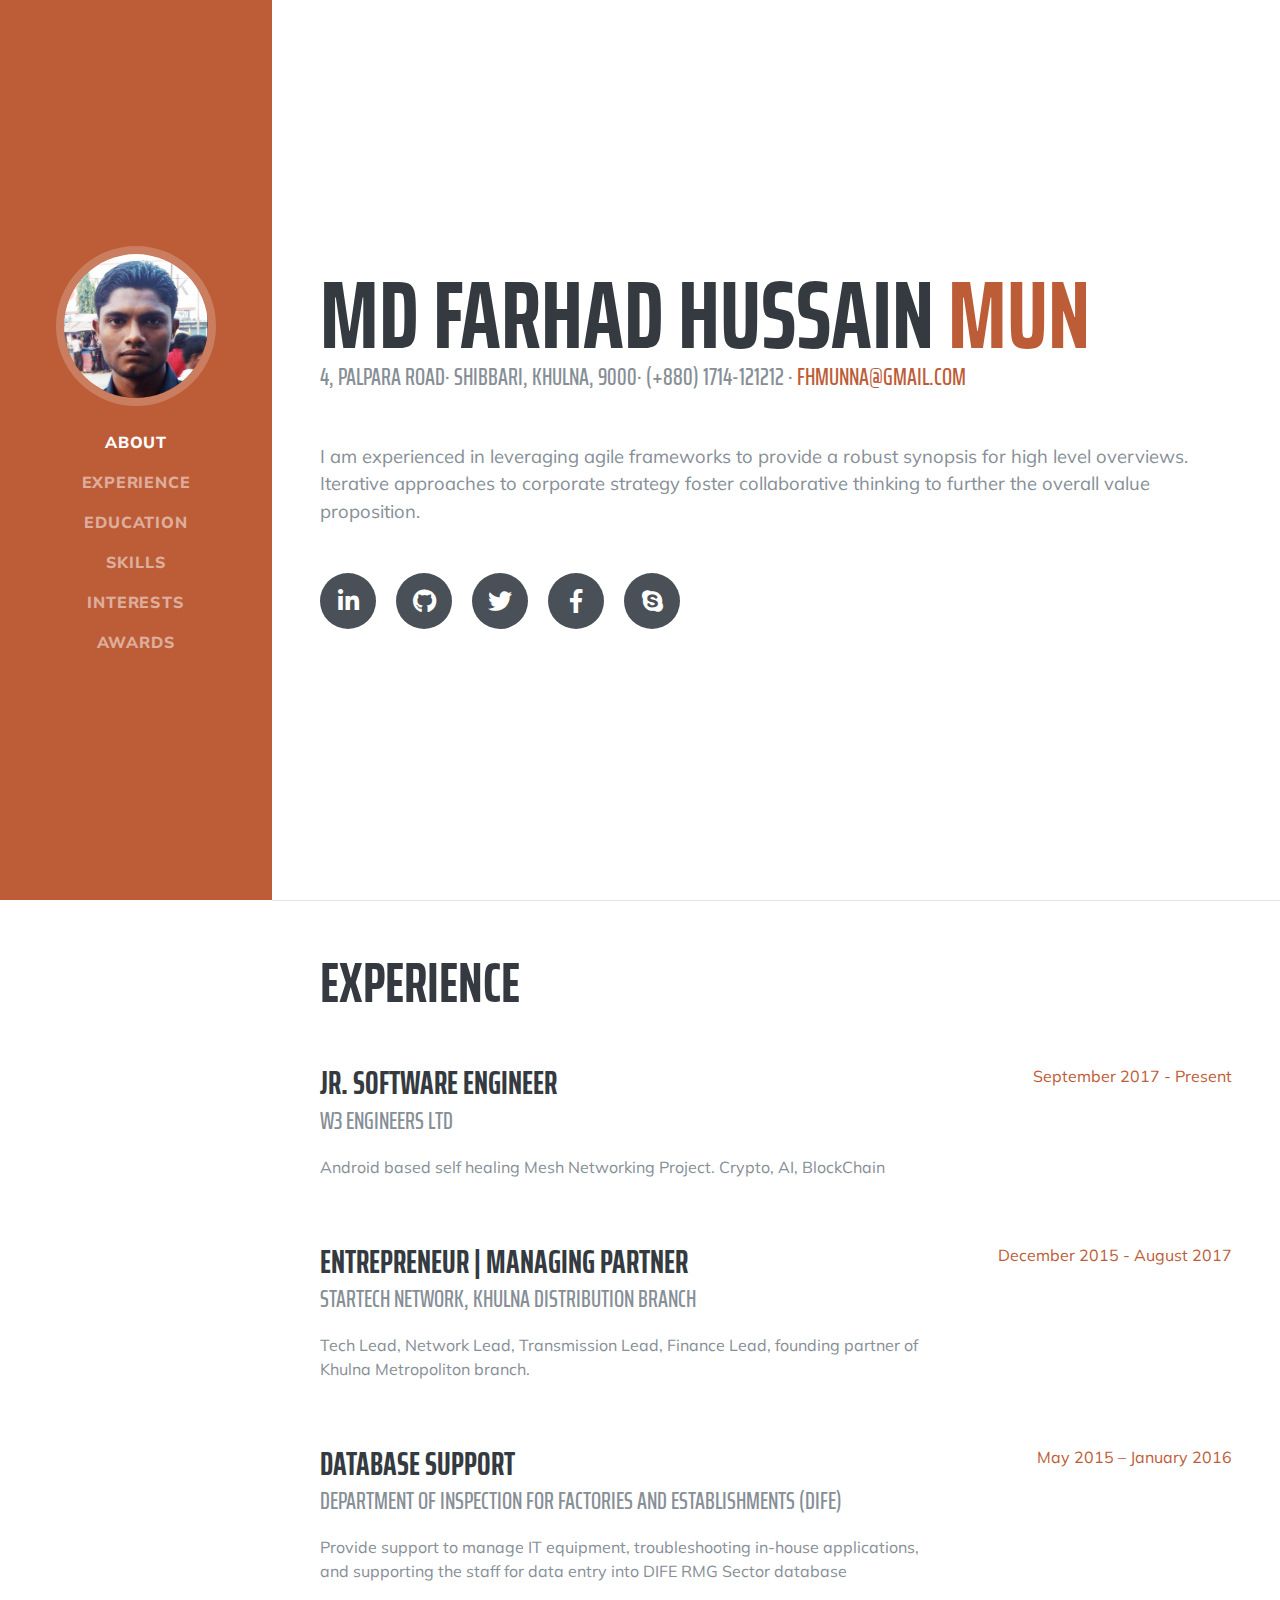
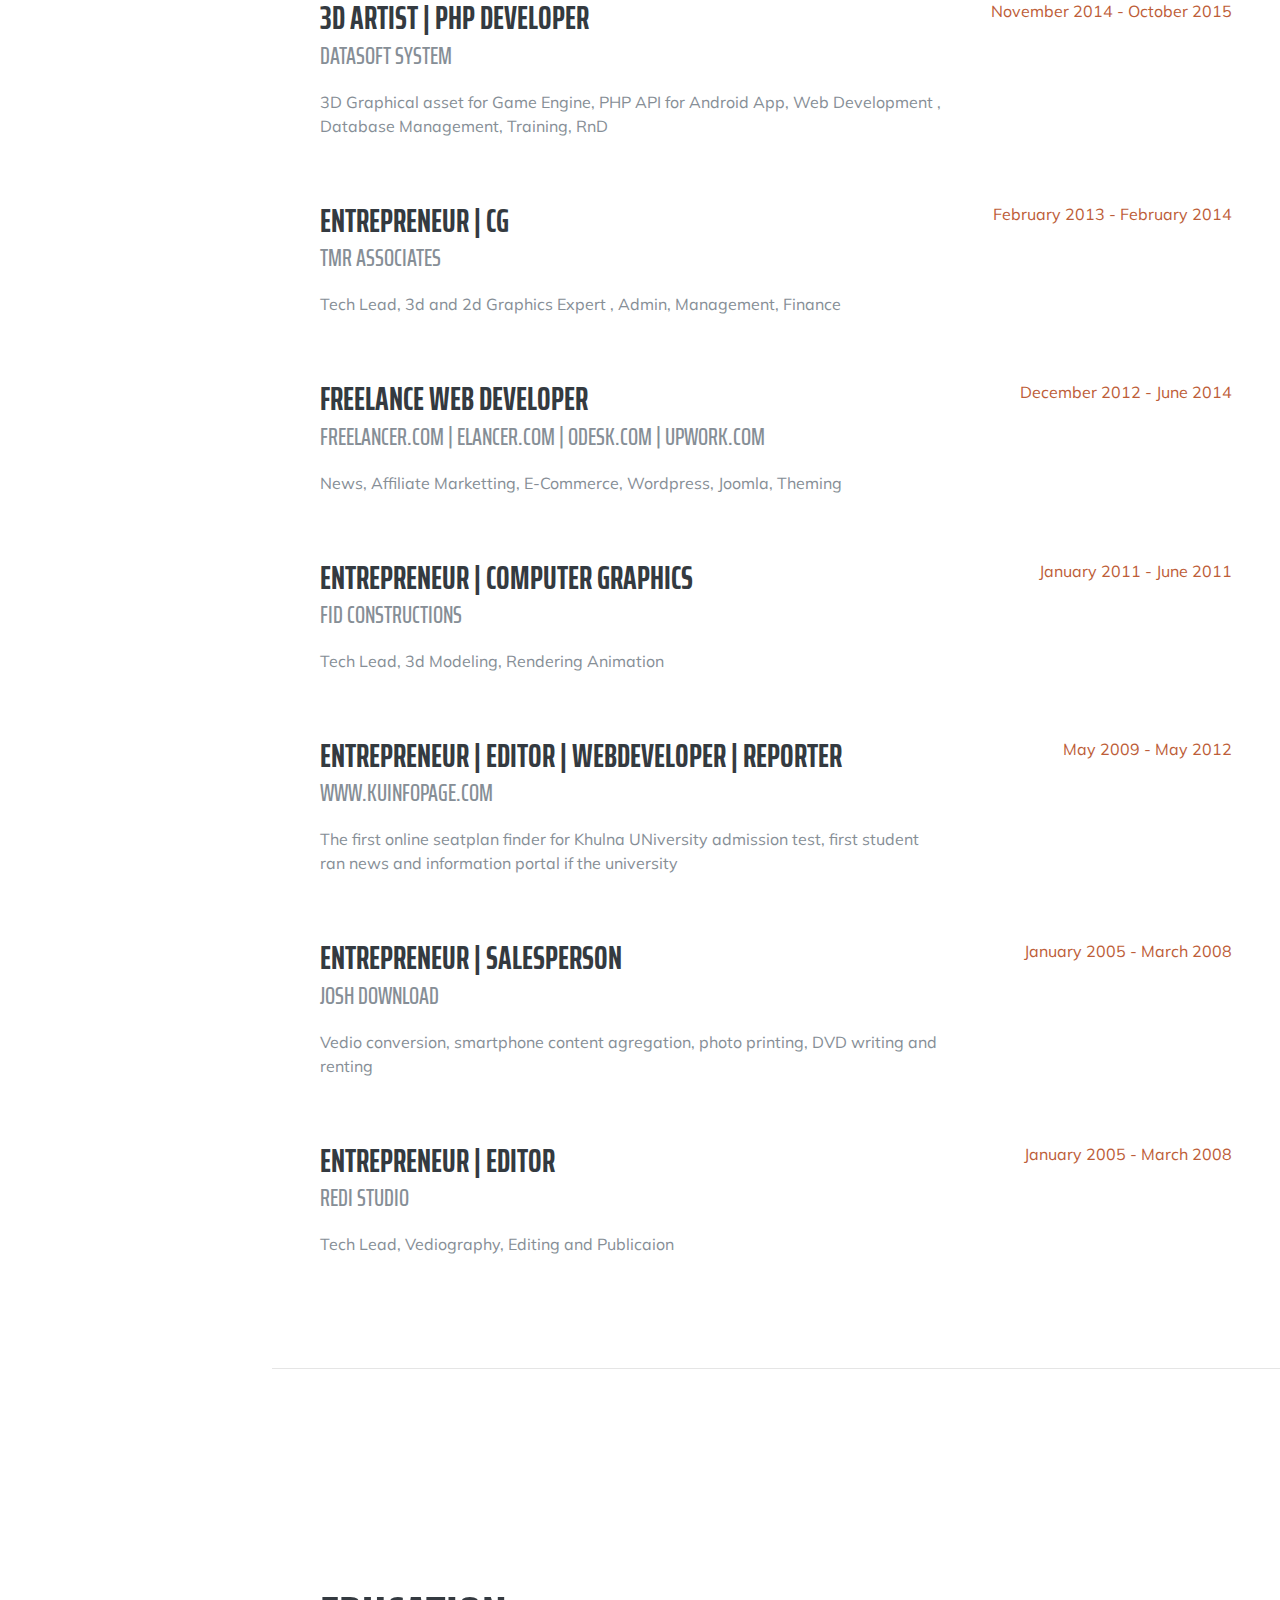
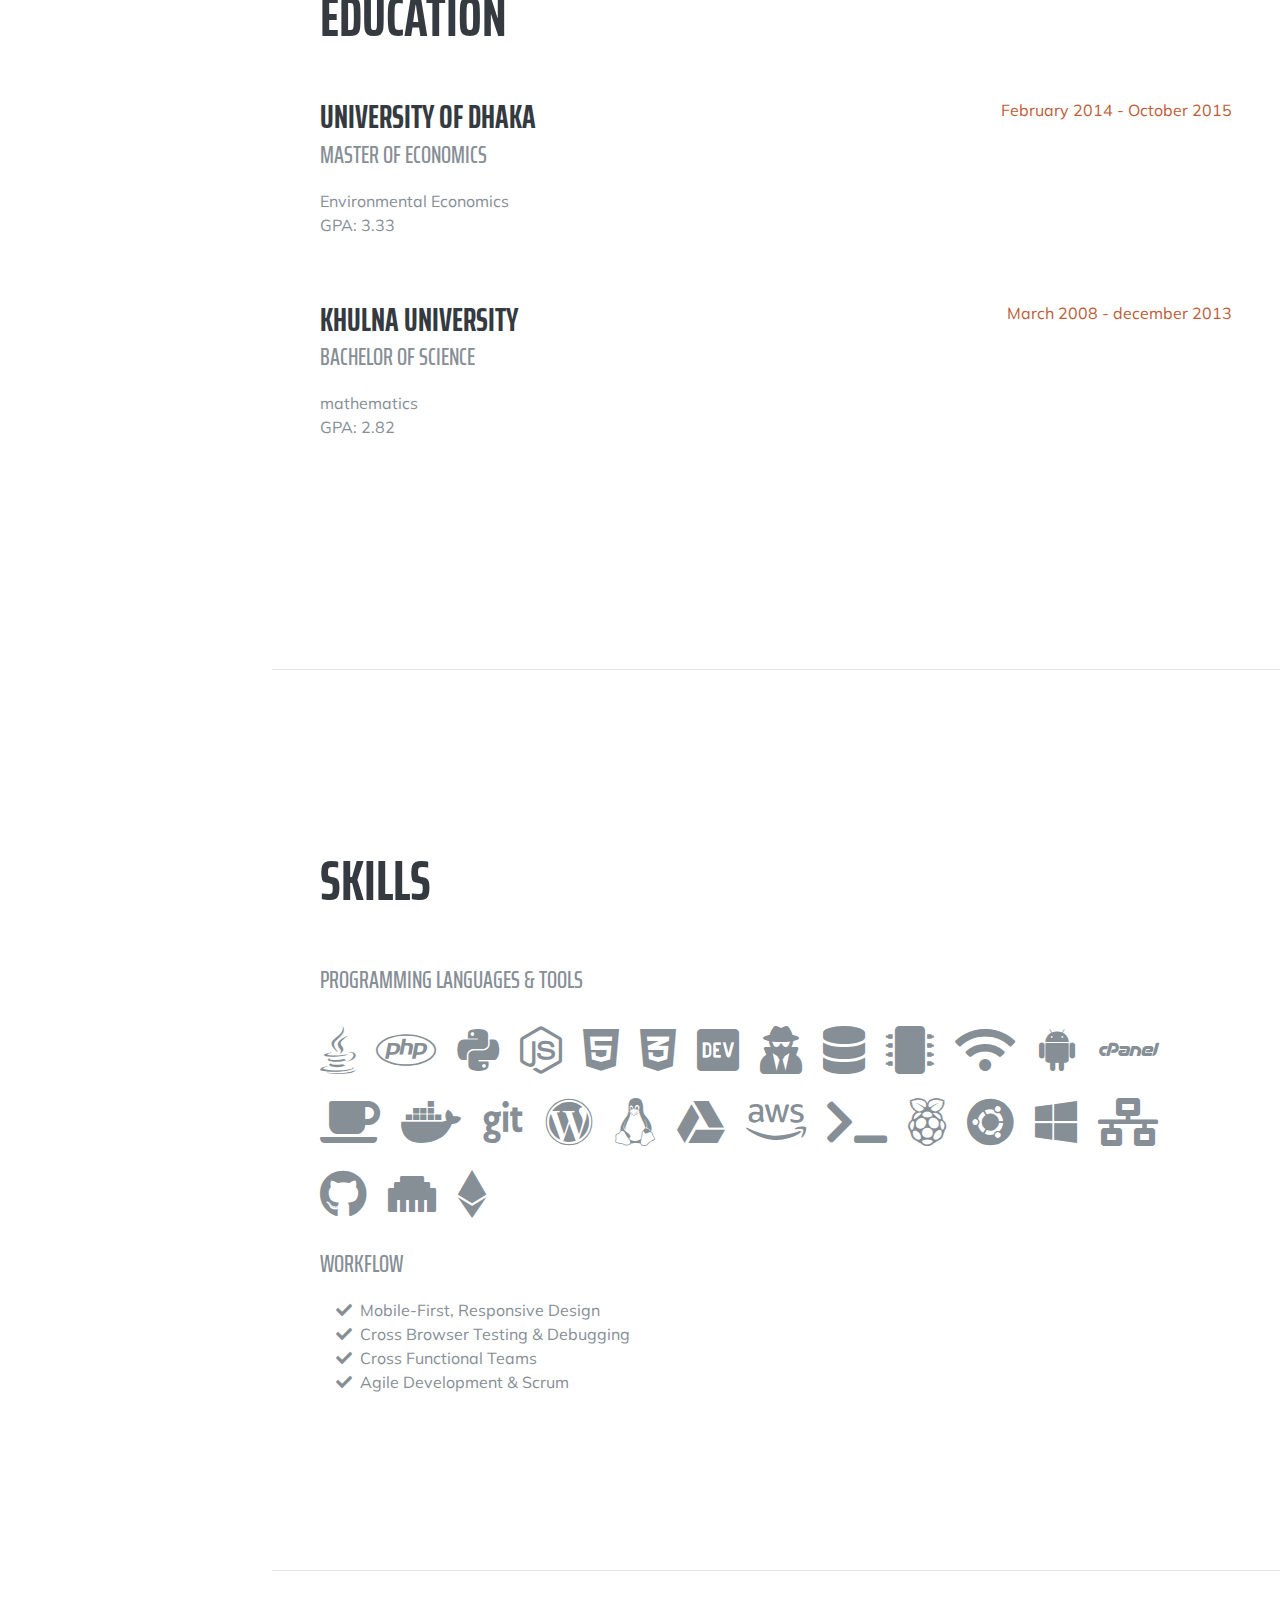
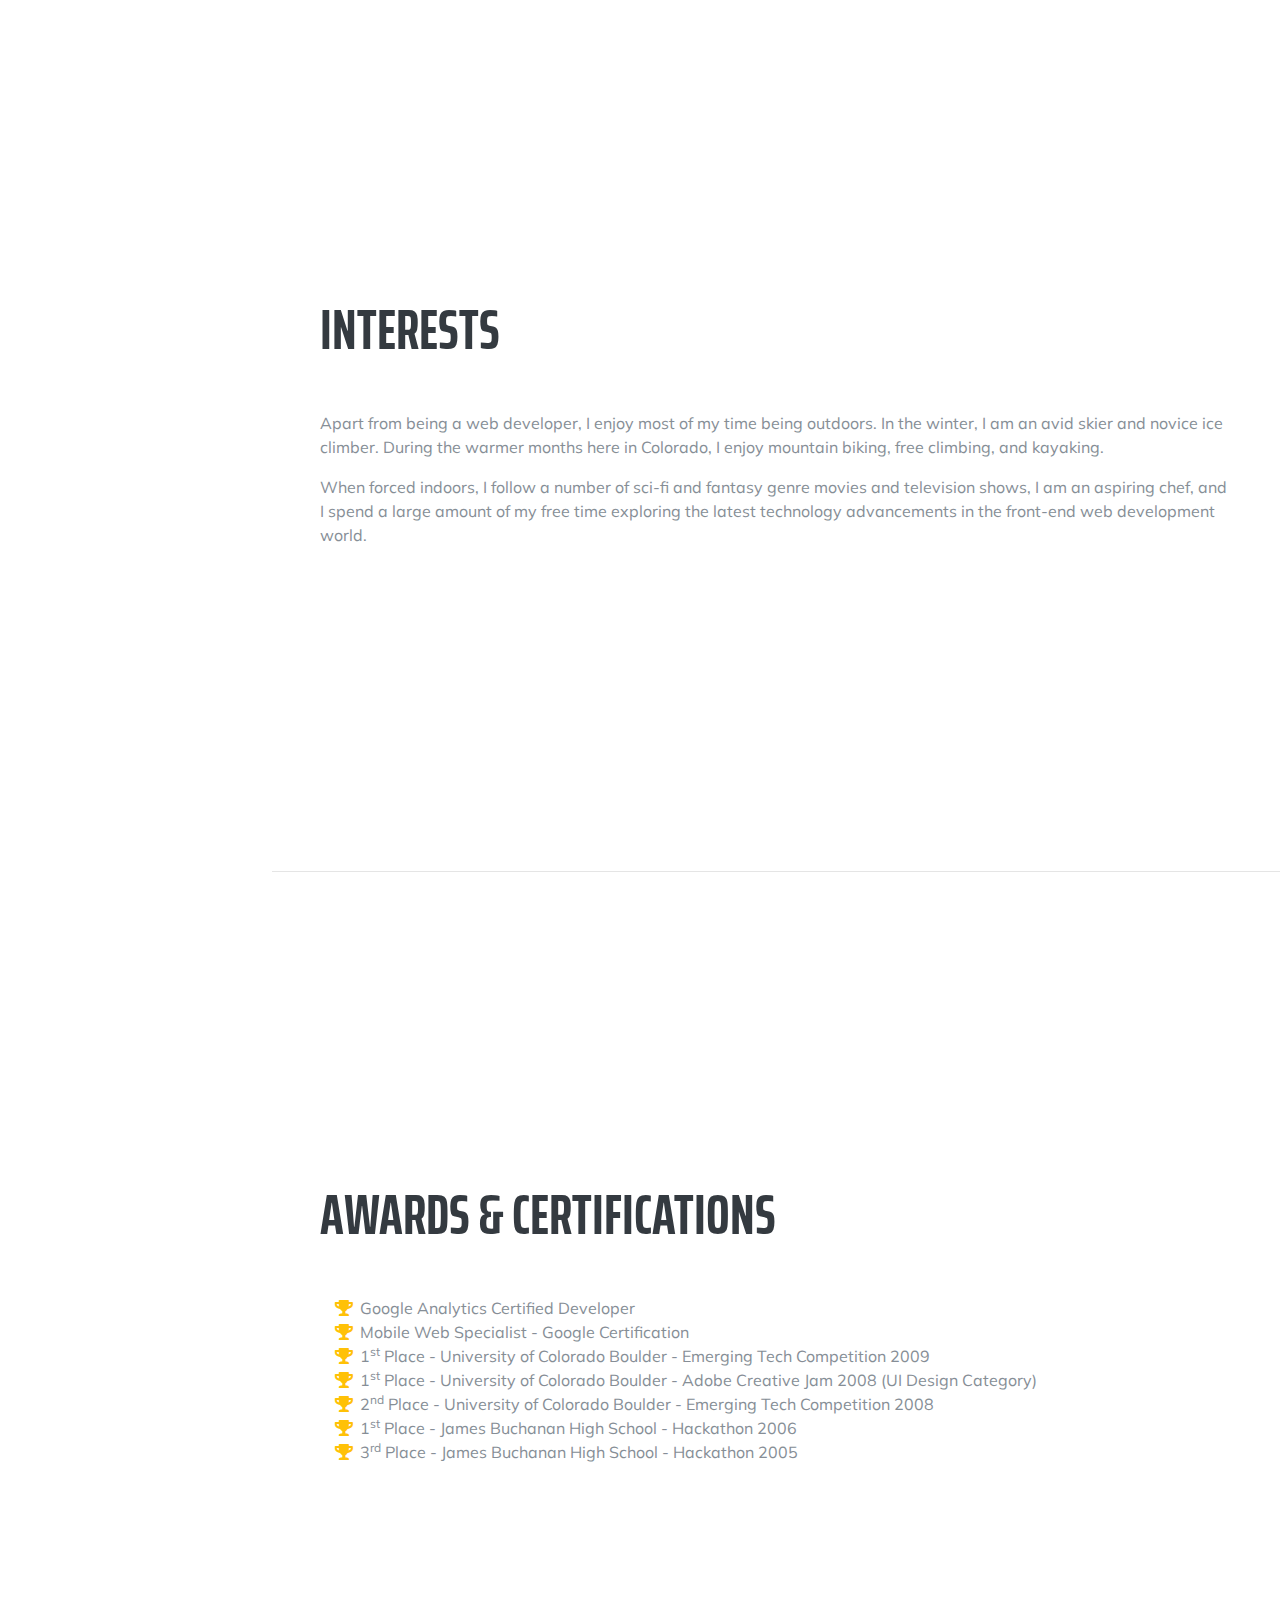
<file: index.html>
<!DOCTYPE html>
<html lang="en">

<head>

  <meta charset="utf-8">
  <meta name="viewport" content="width=device-width, initial-scale=1, shrink-to-fit=no">
  <meta name="description" content="">
  <meta name="author" content="">

  <title>farhad Hussain</title>

  <!-- Bootstrap core CSS -->
  <link href="vendor/bootstrap/css/bootstrap.min.css" rel="stylesheet">

  <!-- Custom fonts for this template -->
  <link href="https://fonts.googleapis.com/css?family=Saira+Extra+Condensed:500,700" rel="stylesheet">
  <link href="https://fonts.googleapis.com/css?family=Muli:400,400i,800,800i" rel="stylesheet">
  <link href="vendor/fontawesome-free/css/all.min.css" rel="stylesheet">

  <!-- Custom styles for this template -->
  <link href="css/resume.min.css" rel="stylesheet">

</head>

<body id="page-top">

  <nav class="navbar navbar-expand-lg navbar-dark bg-primary fixed-top" id="sideNav">
    <a class="navbar-brand js-scroll-trigger" href="#page-top">
      <span class="d-block d-lg-none">Md. Farhad Hussain</span>
      <span class="d-none d-lg-block">
        <img class="img-fluid img-profile rounded-circle mx-auto mb-2" src="img/fhmunna.jpeg" alt="Md farhad hussain mun">
      </span>
    </a>
    <button class="navbar-toggler" type="button" data-toggle="collapse" data-target="#navbarSupportedContent" aria-controls="navbarSupportedContent" aria-expanded="false" aria-label="Toggle navigation">
      <span class="navbar-toggler-icon"></span>
    </button>
    <div class="collapse navbar-collapse" id="navbarSupportedContent">
      <ul class="navbar-nav">
        <li class="nav-item">
          <a class="nav-link js-scroll-trigger" href="#about">About</a>
        </li>
        <li class="nav-item">
          <a class="nav-link js-scroll-trigger" href="#experience">Experience</a>
        </li>
        <li class="nav-item">
          <a class="nav-link js-scroll-trigger" href="#education">Education</a>
        </li>
        <li class="nav-item">
          <a class="nav-link js-scroll-trigger" href="#skills">Skills</a>
        </li>
        <li class="nav-item">
          <a class="nav-link js-scroll-trigger" href="#interests">Interests</a>
        </li>
        <li class="nav-item">
          <a class="nav-link js-scroll-trigger" href="#awards">Awards</a>
        </li>
      </ul>
    </div>
  </nav>

  <div class="container-fluid p-0">

    <section class="resume-section p-3 p-lg-5 d-flex align-items-center" id="about">
      <div class="w-100">
        <h1 class="mb-0">Md Farhad Hussain
          <span class="text-primary">mUn</span>
        </h1>
        <div class="subheading mb-5">4, Palpara Road· Shibbari, Khulna, 9000· (+880) 1714-121212 ·
          <a href="mailto:name@email.com">fhmunna@gmail.com</a>
        </div>
        <p class="lead mb-5">I am experienced in leveraging agile frameworks to provide a robust synopsis for high level overviews. Iterative approaches to corporate strategy foster collaborative thinking to further the overall value proposition.</p>
        <div class="social-icons">
          <a href="https://www.linkedin.com/in/fhmunna">
            <i class="fab fa-linkedin-in"></i>
          </a>
          <a href="https://github.com/fhmunna/">
            <i class="fab fa-github"></i>
          </a>
          <a href="https://twitter.com/fhmunna">
            <i class="fab fa-twitter"></i>
          </a>
          <a href="https://facebook.com/xXxOO7">
            <i class="fab fa-facebook-f"></i>
          </a>
          <a href="https://facebook.com/xXxOO7">
            <i class="fab fa-skype"></i>
          </a>
        </div>
      </div>
    </section>

    <hr class="m-0">

    <section class="resume-section p-3 p-lg-5 d-flex justify-content-center" id="experience">
      <div class="w-100">
        <h2 class="mb-5">Experience</h2>

        <div class="resume-item d-flex flex-column flex-md-row justify-content-between mb-5">
          <div class="resume-content">
            <h3 class="mb-0">Jr. Software Engineer</h3>
            <div class="subheading mb-3">W3 Engineers Ltd</div>
            <p>Android based self healing Mesh Networking Project. Crypto, AI, BlockChain</p>
          </div>
          <div class="resume-date text-md-right">
            <span class="text-primary">September 2017 - Present</span>
          </div>
        </div>

        <div class="resume-item d-flex flex-column flex-md-row justify-content-between mb-5">
          <div class="resume-content">
            <h3 class="mb-0">Entrepreneur | Managing Partner</h3>
            <div class="subheading mb-3">StarTech Network, Khulna Distribution Branch</div>
            <p>Tech Lead, Network Lead, Transmission Lead, Finance Lead,  founding partner of Khulna Metropoliton branch.</p>
          </div>
          <div class="resume-date text-md-right">
            <span class="text-primary">December 2015 - August 2017</span>
          </div>
        </div>



        <div class="resume-item d-flex flex-column flex-md-row justify-content-between">
          <div class="resume-content">
            <h3 class="mb-0">Database Support</h3>
            <div class="subheading mb-3">Department of Inspection for Factories and Establishments (DIFE) </div>
            <p>Provide support to manage IT equipment, troubleshooting in-house applications, and supporting
              the staff for data entry into DIFE RMG Sector database</p>
          </div>
          <div class="resume-date text-md-right">
            <span class="text-primary">May 2015 – January 2016 </span>
          </div>
        </div>


        <div class="resume-item d-flex flex-column flex-md-row justify-content-between mb-5">
          <div class="resume-content">
            <h3 class="mb-0">3D Artist | PHP Developer</h3>
            <div class="subheading mb-3">DataSoft System</div>
            <p>3D Graphical asset for Game Engine, PHP API for Android App, Web Development , Database Management, Training, RnD</p>
          </div>
          <div class="resume-date text-md-right">
            <span class="text-primary">November 2014 - October 2015</span>
          </div>
        </div>




        <div class="resume-item d-flex flex-column flex-md-row justify-content-between mb-5">
          <div class="resume-content">
            <h3 class="mb-0">Entrepreneur | CG</h3>
            <div class="subheading mb-3">TMR Associates</div>
            <p>Tech Lead, 3d and 2d Graphics Expert , Admin, Management, Finance</p>
          </div>
          <div class="resume-date text-md-right">
            <span class="text-primary">February 2013 - February 2014</span>
          </div>
        </div>


        <div class="resume-item d-flex flex-column flex-md-row justify-content-between mb-5">
          <div class="resume-content">
            <h3 class="mb-0">Freelance Web Developer</h3>
            <div class="subheading mb-3">FREELANCER.COM | ELANCER.COM | ODESK.COM | UPWORK.COM</div>
            <p>News, Affiliate Marketting, E-Commerce, Wordpress, Joomla, Theming</p>
          </div>
          <div class="resume-date text-md-right">
            <span class="text-primary">December 2012 - June 2014</span>
          </div>
        </div>

        <div class="resume-item d-flex flex-column flex-md-row justify-content-between mb-5">
          <div class="resume-content">
            <h3 class="mb-0">Entrepreneur | Computer Graphics </h3>
            <div class="subheading mb-3">FID Constructions</div>
            <p>Tech Lead, 3d Modeling, Rendering Animation</p>
          </div>
          <div class="resume-date text-md-right">
            <span class="text-primary">January 2011 - June 2011</span>
          </div>
        </div>




        <div class="resume-item d-flex flex-column flex-md-row justify-content-between mb-5">
          <div class="resume-content">
            <h3 class="mb-0">Entrepreneur | Editor | Webdeveloper | Reporter</h3>
            <div class="subheading mb-3">www.kuinfopage.com</div>
            <p>The first online seatplan finder for Khulna UNiversity admission test, first student ran news and information portal if the university</p>
          </div>
          <div class="resume-date text-md-right">
            <span class="text-primary">May 2009 - May 2012</span>
          </div>
        </div>


        <div class="resume-item d-flex flex-column flex-md-row justify-content-between mb-5">
          <div class="resume-content">
            <h3 class="mb-0">Entrepreneur | Salesperson</h3>
            <div class="subheading mb-3">Josh Download</div>
            <p>Vedio conversion, smartphone content agregation, photo printing, DVD writing and renting</p>
          </div>
          <div class="resume-date text-md-right">
            <span class="text-primary">January 2005 - March 2008</span>
          </div>
        </div>



        <div class="resume-item d-flex flex-column flex-md-row justify-content-between mb-5">
          <div class="resume-content">
            <h3 class="mb-0">Entrepreneur | Editor</h3>
            <div class="subheading mb-3">REDi Studio</div>
            <p>Tech Lead, Vediography, Editing and Publicaion</p>
          </div>
          <div class="resume-date text-md-right">
            <span class="text-primary">January 2005 - March 2008</span>
          </div>
        </div>





      </div>

    </section>

    <hr class="m-0">

    <section class="resume-section p-3 p-lg-5 d-flex align-items-center" id="education">
      <div class="w-100">
        <h2 class="mb-5">Education</h2>

        <div class="resume-item d-flex flex-column flex-md-row justify-content-between mb-5">
          <div class="resume-content">
            <h3 class="mb-0">University of Dhaka</h3>
            <div class="subheading mb-3">Master of Economics</div>
            <div>Environmental Economics</div>
            <p>GPA: 3.33</p>
          </div>
          <div class="resume-date text-md-right">
            <span class="text-primary">February 2014 - October 2015</span>
          </div>
        </div>

        <div class="resume-item d-flex flex-column flex-md-row justify-content-between">
          <div class="resume-content">
            <h3 class="mb-0">Khulna University</h3>
            <div class="subheading mb-3">Bachelor of Science</div>
            <div>mathematics</div>
            <p>GPA: 2.82</p>
          </div>
          <div class="resume-date text-md-right">
            <span class="text-primary">March 2008 - december 2013</span>
          </div>
        </div>

      </div>
    </section>

    <hr class="m-0">

    <section class="resume-section p-3 p-lg-5 d-flex align-items-center" id="skills">
      <div class="w-100">
        <h2 class="mb-5">Skills</h2>

        <div class="subheading mb-3">Programming Languages &amp; Tools</div>
        <ul class="list-inline dev-icons">
          <li class="list-inline-item">
            <i class="fab fa-java"></i>
          </li>
          <li class="list-inline-item">
            <i class="fab fa-php"></i>
          </li>
          <li class="list-inline-item">
            <i class="fab fa-python"></i>
          </li>
          <li class="list-inline-item">
            <i class="fab fa-node-js"></i>
          </li>
          <li class="list-inline-item">
          <i class="fab fa-html5"></i>
          </li>
          <li class="list-inline-item">
          <i class="fab fa-css3-alt"></i>
          </li>
          <li class="list-inline-item">
          <i class="fab fa-dev"></i>
          </li>

          <li class="list-inline-item">
          <i class="fas fa-user-secret"></i>
          </li>

          <li class="list-inline-item">
          <i class="fas fa-database"></i>
          </li>
          <li class="list-inline-item">
          <i class="fas fa-microchip"></i>
          </li>

          <li class="list-inline-item">
          <i class="fas fa-wifi"></i>
          </li>
          <li class="list-inline-item">
          <i class="fab fa-android"></i>
          </li>
          <li class="list-inline-item">
          <i class="fab fa-cpanel"></i>
          </li>
          <li class="list-inline-item">
          <i class="fas fa-coffee"></i>
          </li>
          <li class="list-inline-item">
          <i class="fab fa-docker"></i>
          </li>
          <li class="list-inline-item">
          <i class="fab fa-git"></i>
          </li>
          <li class="list-inline-item">
          <i class="fab fa-wordpress"></i>
          </li>
          <li class="list-inline-item">
          <i class="fab fa-linux"></i>
          </li>
          <li class="list-inline-item">
          <i class="fab fa-google-drive"></i>
          </li>
          <li class="list-inline-item">
          <i class="fab fa-aws"></i>
          </li>
          <li class="list-inline-item">
          <i class="fas fa-terminal"></i>
          </li>
          <li class="list-inline-item">
            <i class="fab fa-raspberry-pi"></i>
          </li>
          <li class="list-inline-item">
            <i class="fab fa-ubuntu"></i>
          </li>
          <li class="list-inline-item">
            <i class="fab fa-windows"></i>
          </li>

          <li class="list-inline-item">
            <i class="fas fa-network-wired"></i>
          </li>

          <li class="list-inline-item">
            <i class="fab fa-github"></i>
          </li>

          <li class="list-inline-item">
            <i class="fas fa-ethernet"></i>
          </li>

          <li class="list-inline-item">
            <i class="fab fa-ethereum"></i>
          </li>
        </ul>

        <div class="subheading mb-3">Workflow</div>
        <ul class="fa-ul mb-0">
          <li>
            <i class="fa-li fa fa-check"></i>
            Mobile-First, Responsive Design</li>
          <li>
            <i class="fa-li fa fa-check"></i>
            Cross Browser Testing &amp; Debugging</li>
          <li>
            <i class="fa-li fa fa-check"></i>
            Cross Functional Teams</li>
          <li>
            <i class="fa-li fa fa-check"></i>
            Agile Development &amp; Scrum</li>
        </ul>
      </div>
    </section>

    <hr class="m-0">

    <section class="resume-section p-3 p-lg-5 d-flex align-items-center" id="interests">
      <div class="w-100">
        <h2 class="mb-5">Interests</h2>
        <p>Apart from being a web developer, I enjoy most of my time being outdoors. In the winter, I am an avid skier and novice ice climber. During the warmer months here in Colorado, I enjoy mountain biking, free climbing, and kayaking.</p>
        <p class="mb-0">When forced indoors, I follow a number of sci-fi and fantasy genre movies and television shows, I am an aspiring chef, and I spend a large amount of my free time exploring the latest technology advancements in the front-end web development world.</p>
      </div>
    </section>

    <hr class="m-0">

    <section class="resume-section p-3 p-lg-5 d-flex align-items-center" id="awards">
      <div class="w-100">
        <h2 class="mb-5">Awards &amp; Certifications</h2>
        <ul class="fa-ul mb-0">
          <li>
            <i class="fa-li fa fa-trophy text-warning"></i>
            Google Analytics Certified Developer</li>
          <li>
            <i class="fa-li fa fa-trophy text-warning"></i>
            Mobile Web Specialist - Google Certification</li>
          <li>
            <i class="fa-li fa fa-trophy text-warning"></i>
            1<sup>st</sup>
            Place - University of Colorado Boulder - Emerging Tech Competition 2009</li>
          <li>
            <i class="fa-li fa fa-trophy text-warning"></i>
            1<sup>st</sup>
            Place - University of Colorado Boulder - Adobe Creative Jam 2008 (UI Design Category)</li>
          <li>
            <i class="fa-li fa fa-trophy text-warning"></i>
            2<sup>nd</sup>
            Place - University of Colorado Boulder - Emerging Tech Competition 2008</li>
          <li>
            <i class="fa-li fa fa-trophy text-warning"></i>
            1<sup>st</sup>
            Place - James Buchanan High School - Hackathon 2006</li>
          <li>
            <i class="fa-li fa fa-trophy text-warning"></i>
            3<sup>rd</sup>
            Place - James Buchanan High School - Hackathon 2005</li>
        </ul>
      </div>
    </section>

  </div>

  <!-- Bootstrap core JavaScript -->
  <script src="vendor/jquery/jquery.min.js"></script>
  <script src="vendor/bootstrap/js/bootstrap.bundle.min.js"></script>

  <!-- Plugin JavaScript -->
  <script src="vendor/jquery-easing/jquery.easing.min.js"></script>

  <!-- Custom scripts for this template -->
  <script src="js/resume.min.js"></script>

</body>

</html>
</file>
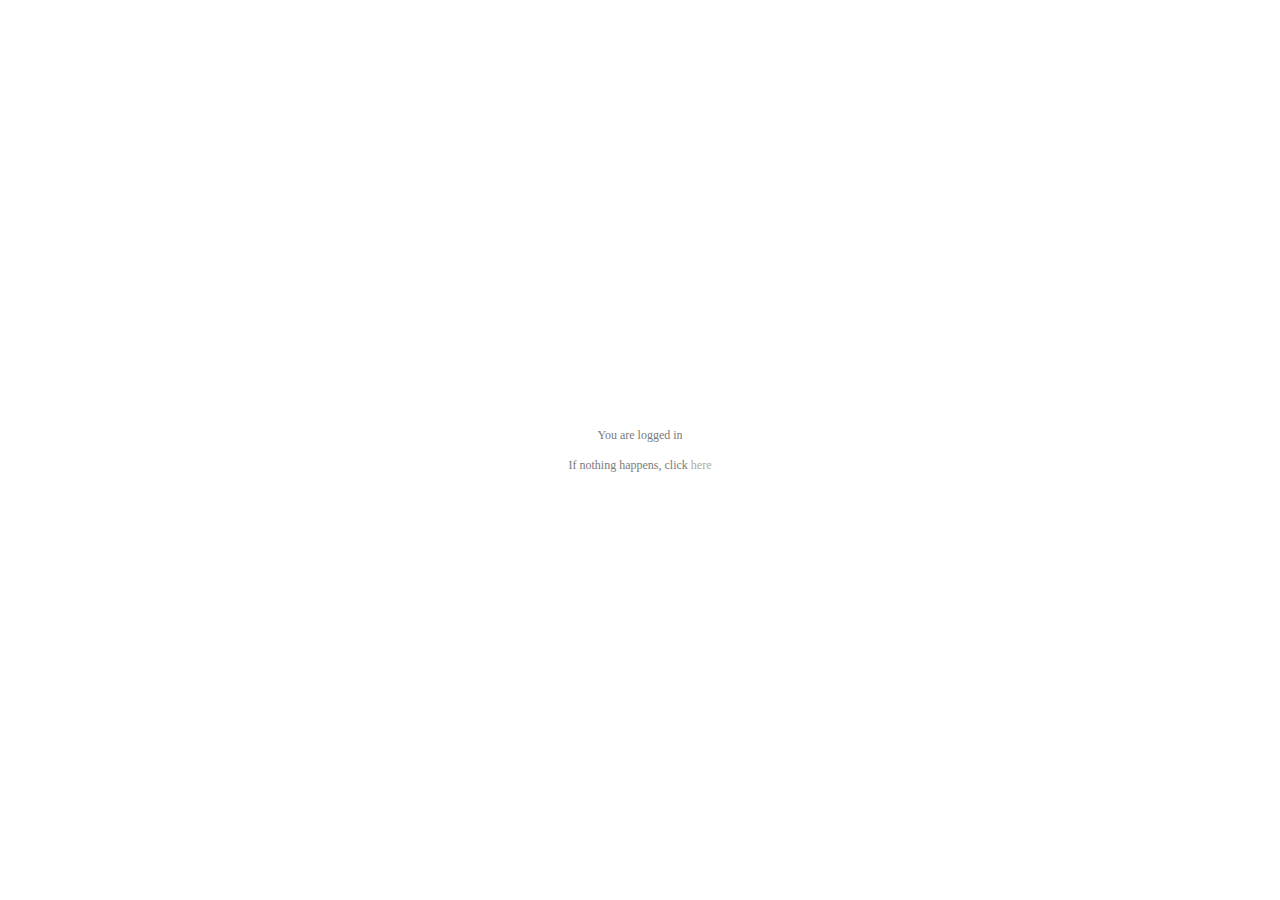
<file: alogin.html>
<html>
<head>
<title>mikrotik hotspot > redirect</title>
<meta http-equiv="refresh" content="2; url=$(link-redirect)">
<meta http-equiv="Content-Type" content="text/html; charset=iso-8859-1">
<meta http-equiv="pragma" content="no-cache">
<meta http-equiv="expires" content="-1">
<style type="text/css">
<!--
textarea,input,select {
	background-color: #FDFBFB;
	border: 1px #BBBBBB solid;
	padding: 2px;
	margin: 1px;
	font-size: 14px;
	color: #808080;
}

body{ color: #737373; font-size: 12px; font-family: verdana; }

a, a:link, a:visited, a:active { color: #AAAAAA; text-decoration: none; font-size: 12px; }
a:hover { border-bottom: 1px dotted #c1c1c1; color: #AAAAAA; }
img {border: none;}
td { font-size: 12px; color: #7A7A7A; }

-->
</style>
<script language="JavaScript">
<!--
    function startClock() {
        $(if popup == 'true')
        open('$(link-status)', 'hotspot_status', 'toolbar=0,location=0,directories=0,status=0,menubars=0,resizable=1,width=290,height=200');
	$(endif)
	location.href = unescape('$(link-redirect-esc)');
    }
//-->
</script>
</head>
<body onLoad="startClock()">
<table width="100%" height="100%">
<tr>
	<td align="center" valign="middle">
	You are logged in
	<br><br>
	If nothing happens, click <a href="$(link-redirect)">here</a></td>
</tr>
</table>
</body>
</html>
</file>
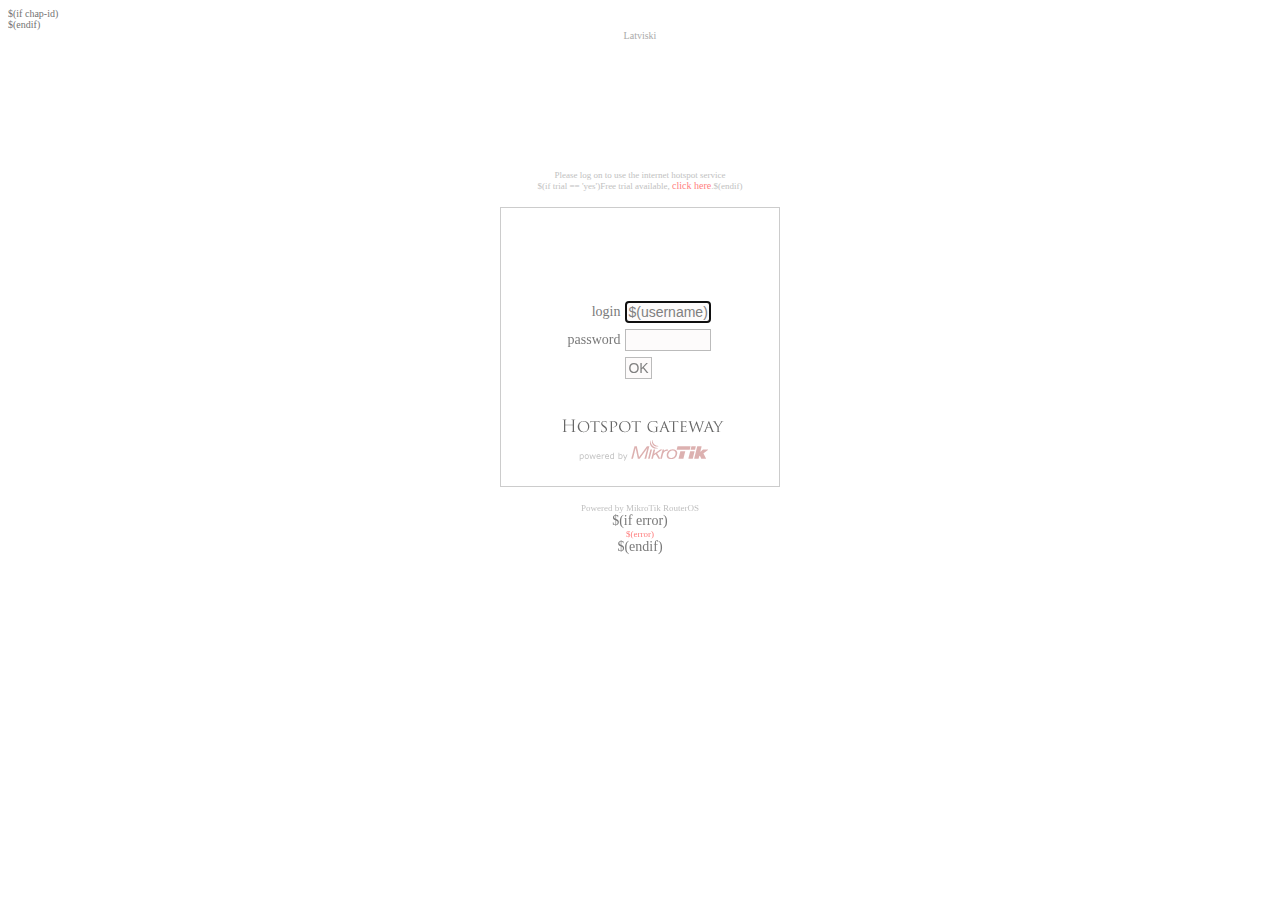
<file: login.html>
<!DOCTYPE html PUBLIC "-//W3C//DTD XHTML 1.0 Transitional//EN"
   "http://www.w3.org/TR/xhtml1/DTD/xhtml1-transitional.dtd">
<html>
<head>
<title>internet hotspot > login</title>
<meta http-equiv="Content-Type" content="text/html; charset=UTF-8" />
<meta http-equiv="pragma" content="no-cache" />
<meta http-equiv="expires" content="-1" />
<meta name="viewport" content="width=device-width; initial-scale=1.0; maximum-scale=1.0;"/>
<style type="text/css">
body {color: #737373; font-size: 10px; font-family: verdana;}

textarea,input,select {
background-color: #FDFBFB;
border: 1px solid #BBBBBB;
padding: 2px;
margin: 1px;
font-size: 14px;
color: #808080;
}

a, a:link, a:visited, a:active { color: #AAAAAA; text-decoration: none; font-size: 10px; }
a:hover { border-bottom: 1px dotted #c1c1c1; color: #AAAAAA; }
img {border: none;}
td { font-size: 14px; color: #7A7A7A; }
</style>

</head>

<body>
$(if chap-id)
	<form name="sendin" action="$(link-login-only)" method="post">
		<input type="hidden" name="username" />
		<input type="hidden" name="password" />
		<input type="hidden" name="dst" value="$(link-orig)" />
		<input type="hidden" name="popup" value="true" />
	</form>
	
	<script type="text/javascript" src="/md5.js"></script>
	<script type="text/javascript">
	<!--
	    function doLogin() {
		document.sendin.username.value = document.login.username.value;
		document.sendin.password.value = hexMD5('$(chap-id)' + document.login.password.value + '$(chap-challenge)');
		document.sendin.submit();
		return false;
	    }
	//-->
	</script>
$(endif)

<div align="center">
<a href="$(link-login-only)?target=lv&amp;dst=$(link-orig-esc)">Latviski</a>
</div>

<table width="100%" style="margin-top: 10%;">
	<tr>
	<td align="center" valign="middle">
		<div class="notice" style="color: #c1c1c1; font-size: 9px">Please log on to use the internet hotspot service<br />$(if trial == 'yes')Free trial available, <a style="color: #FF8080"href="$(link-login-only)?dst=$(link-orig-esc)&amp;username=T-$(mac-esc)">click here</a>.$(endif)</div><br />
		<table width="280" height="280" style="border: 1px solid #cccccc; padding: 0px;" cellpadding="0" cellspacing="0">
			<tr>
				<td align="center" valign="bottom" height="175" colspan="2">
					<form name="login" action="$(link-login-only)" method="post"
					    $(if chap-id) onSubmit="return doLogin()" $(endif)>
						<input type="hidden" name="dst" value="$(link-orig)" />
						<input type="hidden" name="popup" value="true" />
						
							<table width="100" style="background-color: #ffffff">
								<tr><td align="right">login</td>
										<td><input style="width: 80px" name="username" type="text" value="$(username)"/></td>
								</tr>
								<tr><td align="right">password</td>
										<td><input style="width: 80px" name="password" type="password"/></td>
								</tr>
								<tr><td>&nbsp;</td>
										<td><input type="submit" value="OK" /></td>
								</tr>
							</table>
					</form>
				</td>
			</tr>
			<tr><td align="center"><a href="http://www.mikrotik.com" target="_blank" style="border: none;"><img src="/img/logobottom.png" alt="mikrotik" /></a></td></tr>
		</table>
	
	<br /><div style="color: #c1c1c1; font-size: 9px">Powered by MikroTik RouterOS</div>
	$(if error)<br /><div style="color: #FF8080; font-size: 9px">$(error)</div>$(endif)
	</td>
	</tr>
</table>

<script type="text/javascript">
<!--
  document.login.username.focus();
//-->
</script>
</body>
</html>
</file>
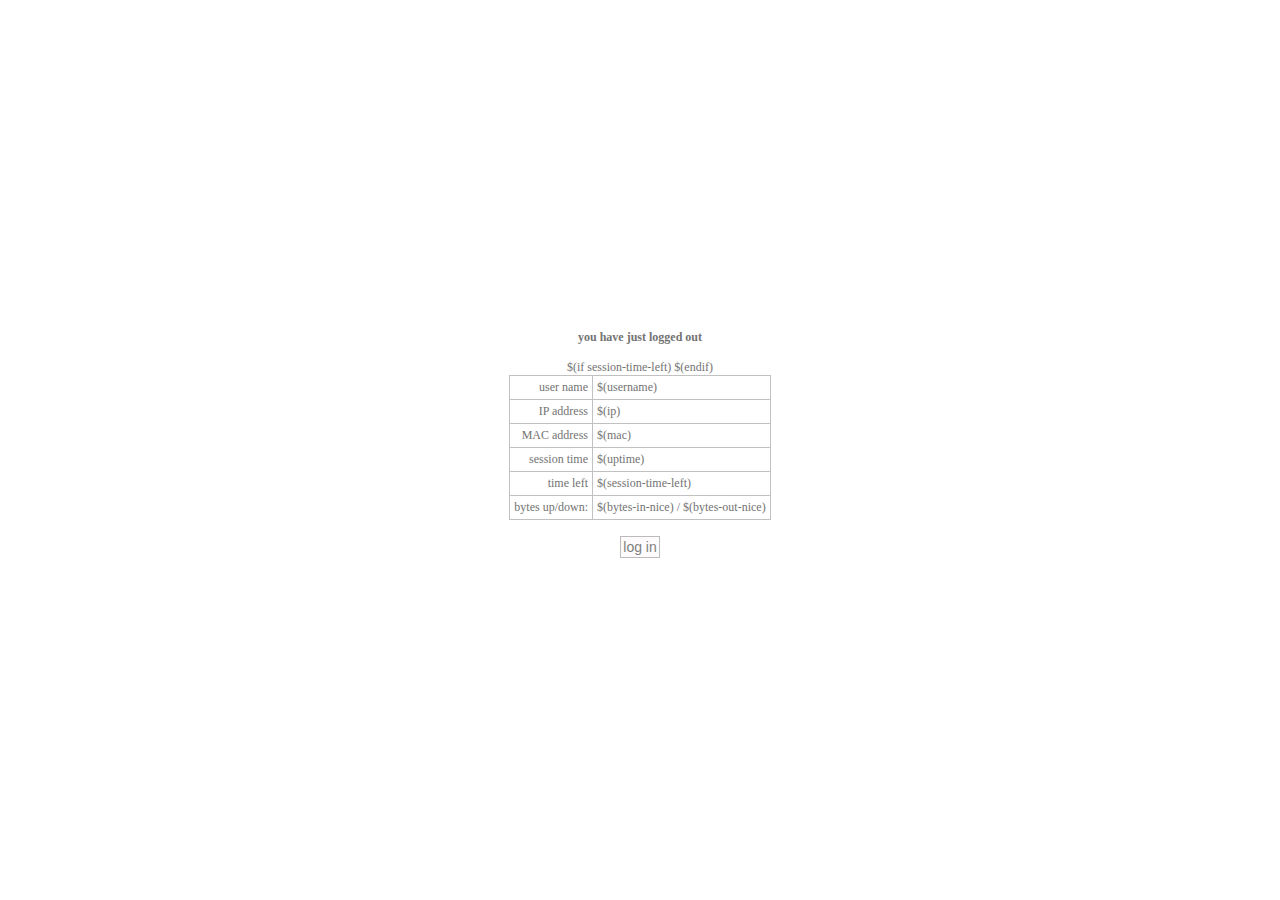
<file: logout.html>
<html>
<head>
<title>mikrotik hotspot > logout</title>
<meta http-equiv="Content-Type" content="text/html; charset=iso-8859-1">
<meta http-equiv="pragma" content="no-cache">
<meta http-equiv="expires" content="-1">
<style type="text/css">
<!--
textarea,input,select {
	background-color: #FDFBFB;
	border: 1px #BBBBBB solid;
	padding: 2px;
	margin: 1px;
	font-size: 14px;
	color: #808080;
}

.tabula{
 
border-width: 1px; 
border-collapse: collapse; 
border-color: #c1c1c1; 
background-color: transparent;
font-family: verdana;
font-size: 11px;
}

body{ color: #737373; font-size: 12px; font-family: verdana; }

a, a:link, a:visited, a:active { color: #AAAAAA; text-decoration: none; font-size: 12px; }
a:hover { border-bottom: 1px dotted #c1c1c1; color: #AAAAAA; }
img {border: none;}
td { font-size: 12px; padding: 4px;}

-->
</style>
</head>

<body>
<script language="JavaScript">
<!--
    function openLogin() {
	if (window.name != 'hotspot_logout') return true;
	open('$(link-login)', '_blank', '');
	window.close();
	return false;
    }
//-->
</script>

<table width="100%" height="100%">

<tr>
<td align="center" valign="middle">
<b>you have just logged out</b> <br><br>
<table class="tabula" border="1">  
<tr><td align="right">user name</td><td>$(username)</td></tr>
<tr><td align="right">IP address</td><td>$(ip)</td></tr>
<tr><td align="right">MAC address</td><td>$(mac)</td></tr>
<tr><td align="right">session time</td><td>$(uptime)</td></tr>
$(if session-time-left)
<tr><td align="right">time left</td><td>$(session-time-left)</td></tr>
$(endif)
<tr><td align="right">bytes up/down:</td><td>$(bytes-in-nice) / $(bytes-out-nice)</td></tr>
</table>
<br>
<form action="$(link-login)" name="login" onSubmit="return openLogin()">
<input type="submit" value="log in">
</form>
</td>
</table>
</body>
</html>
</file>
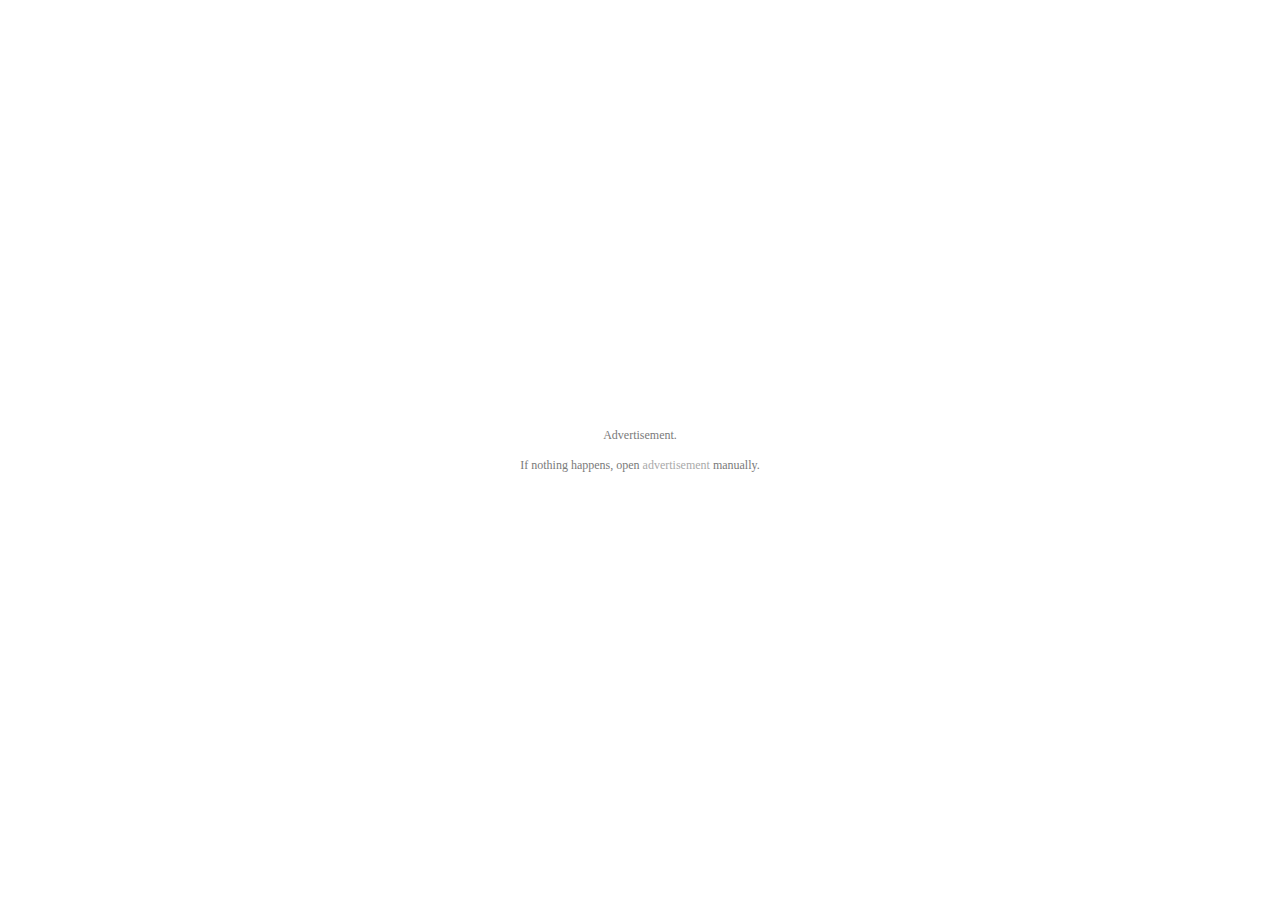
<file: radvert.html>
<html>
<head>
<title>mikrotik hotspot > advertisement</title>
<meta http-equiv="refresh" content="2; url=$(link-orig)">
<meta http-equiv="Content-Type" content="text/html; charset=iso-8859-1">
<meta http-equiv="pragma" content="no-cache">
<meta http-equiv="expires" content="-1">
<style type="text/css">
<!--
textarea,input,select {
	background-color: #FDFBFB;
	border: 1px #BBBBBB solid;
	padding: 2px;
	margin: 1px;
	font-size: 14px;
	color: #808080;
}

body{ color: #737373; font-size: 12px; font-family: verdana; }

a, a:link, a:visited, a:active { color: #AAAAAA; text-decoration: none; font-size: 12px; }
a:hover { border-bottom: 1px dotted #c1c1c1; color: #AAAAAA; }
img {border: none;}
td { font-size: 12px; color: #7A7A7A; }

-->
</style>
<script language="JavaScript">
<!--
    var popup = '';
    function openOrig() {
	if (window.focus) popup.focus();
	location.href = unescape('$(link-orig-esc)');
    }
    function openAd() {
	location.href = unescape('$(link-redirect-esc)');
    }
    function openAdvert() {
	if (window.name != 'hotspot_advert') {
		popup = open('$(link-redirect)', 'hotspot_advert', '');
		setTimeout("openOrig()", 1000);
		return;
	}
	setTimeout("openAd()", 1000);
    }
//-->
</script>
</head>
<body onLoad="openAdvert()">
<table width="100%" height="100%">
<tr>
	<td align="center" valign="middle">
	Advertisement.
	<br><br>
	If nothing happens, open
	<a href="$(link-redirect)" target="hotspot_advert">advertisement</a>
	manually.
	</td>
</tr>
</table>
</body>
</html>
</file>
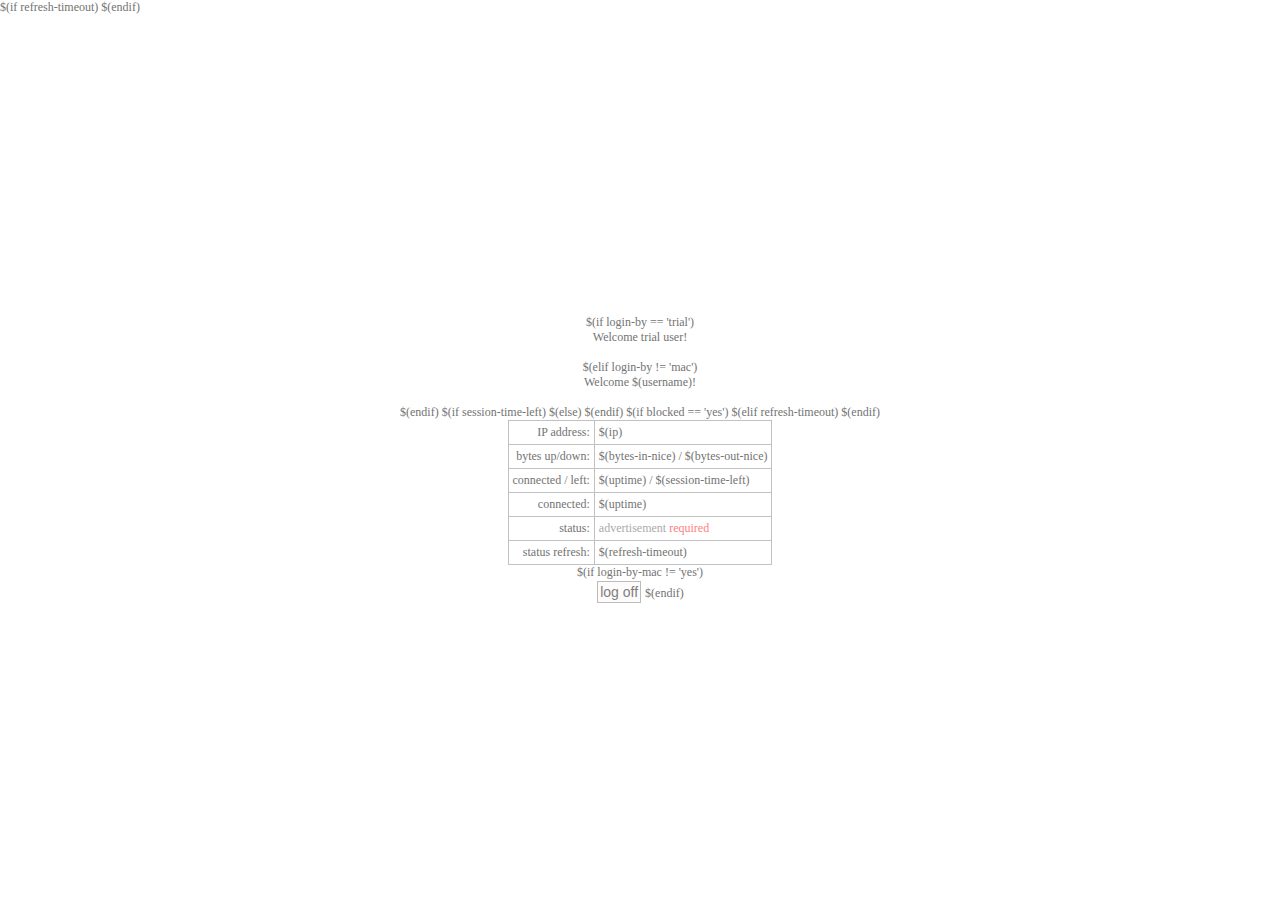
<file: status.html>
<html>
<head>
<title>mikrotik hotspot > status</title>
$(if refresh-timeout)
<meta http-equiv="refresh" content="$(refresh-timeout-secs)">
$(endif)
<meta http-equiv="Content-Type" content="text/html; charset=iso-8859-1">
<meta http-equiv="pragma" content="no-cache">
<meta http-equiv="expires" content="-1">
<style type="text/css">
<!--
textarea,input,select {
	background-color: #FDFBFB;
	border: 1px #BBBBBB solid;
	padding: 2px;
	margin: 1px;
	font-size: 14px;
	color: #808080;
}

.tabula{
 
border-width: 1px; 
border-collapse: collapse; 
border-color: #c1c1c1; 
background-color: transparent;
font-family: verdana;
font-size: 11px;
}

body{ color: #737373; font-size: 12px; font-family: verdana; }

a, a:link, a:visited, a:active { color: #AAAAAA; text-decoration: none; font-size: 12px; }
a:hover { border-bottom: 1px dotted #c1c1c1; color: #AAAAAA; }
img {border: none;}
td { font-size: 12px; padding: 4px;}

-->
</style>
<script language="JavaScript">
<!--
$(if advert-pending == 'yes')
    var popup = '';
    function focusAdvert() {
	if (window.focus) popup.focus();
    }
    function openAdvert() {
	popup = open('$(link-advert)', 'hotspot_advert', '');
	setTimeout("focusAdvert()", 1000);
    }
$(endif)
    function openLogout() {
	if (window.name != 'hotspot_status') return true;
        open('$(link-logout)', 'hotspot_logout', 'toolbar=0,location=0,directories=0,status=0,menubars=0,resizable=1,width=280,height=250');
	window.close();
	return false;
    }
//-->
</script>
</head>
<body bottommargin="0" topmargin="0" leftmargin="0" rightmargin="0"
$(if advert-pending == 'yes')
	onLoad="openAdvert()"
$(endif)
>
<table width="100%" height="100%">

<tr>
<td align="center" valign="middle">
<form action="$(link-logout)" name="logout" onSubmit="return openLogout()">
<table border="1" class="tabula">
$(if login-by == 'trial')
	<br><div style="text-align: center;">Welcome trial user!</div><br>
$(elif login-by != 'mac')
	<br><div style="text-align: center;">Welcome $(username)!</div><br>
$(endif)
	<tr><td align="right">IP address:</td><td>$(ip)</td></tr>
	<tr><td align="right">bytes up/down:</td><td>$(bytes-in-nice) / $(bytes-out-nice)</td></tr>
$(if session-time-left)
	<tr><td align="right">connected / left:</td><td>$(uptime) / $(session-time-left)</td></tr>
$(else)
	<tr><td align="right">connected:</td><td>$(uptime)</td></tr>
$(endif)
$(if blocked == 'yes')
	<tr><td align="right">status:</td><td><div style="color: #FF8080">
<a href="$(link-advert)" target="hotspot_advert">advertisement</a> required</div></td>
$(elif refresh-timeout)
	<tr><td align="right">status refresh:</td><td>$(refresh-timeout)</td>
$(endif)

</table>
$(if login-by-mac != 'yes')
<br>
<!-- user manager link. if user manager resides on other router, replace $(hostname) by its address
<button onclick="document.location='http://$(hostname)/user?subs='; return false;">status</button>
<!-- end of user manager link -->
<input type="submit" value="log off">
$(endif)
</form>

</td>
</table>
</body>
</html>
</file>
<file: vendor/fontawesome-free/css/all.min.css>
.fa,.fab,.fal,.far,.fas{-moz-osx-font-smoothing:grayscale;-webkit-font-smoothing:antialiased;display:inline-block;font-style:normal;font-variant:normal;text-rendering:auto;line-height:1}.fa-lg{font-size:1.33333em;line-height:.75em;vertical-align:-.0667em}.fa-xs{font-size:.75em}.fa-sm{font-size:.875em}.fa-1x{font-size:1em}.fa-2x{font-size:2em}.fa-3x{font-size:3em}.fa-4x{font-size:4em}.fa-5x{font-size:5em}.fa-6x{font-size:6em}.fa-7x{font-size:7em}.fa-8x{font-size:8em}.fa-9x{font-size:9em}.fa-10x{font-size:10em}.fa-fw{text-align:center;width:1.25em}.fa-ul{list-style-type:none;margin-left:2.5em;padding-left:0}.fa-ul>li{position:relative}.fa-li{left:-2em;position:absolute;text-align:center;width:2em;line-height:inherit}.fa-border{border:.08em solid #eee;border-radius:.1em;padding:.2em .25em .15em}.fa-pull-left{float:left}.fa-pull-right{float:right}.fa.fa-pull-left,.fab.fa-pull-left,.fal.fa-pull-left,.far.fa-pull-left,.fas.fa-pull-left{margin-right:.3em}.fa.fa-pull-right,.fab.fa-pull-right,.fal.fa-pull-right,.far.fa-pull-right,.fas.fa-pull-right{margin-left:.3em}.fa-spin{animation:fa-spin 2s infinite linear}.fa-pulse{animation:fa-spin 1s infinite steps(8)}@keyframes fa-spin{0%{transform:rotate(0deg)}to{transform:rotate(1turn)}}.fa-rotate-90{-ms-filter:"progid:DXImageTransform.Microsoft.BasicImage(rotation=1)";transform:rotate(90deg)}.fa-rotate-180{-ms-filter:"progid:DXImageTransform.Microsoft.BasicImage(rotation=2)";transform:rotate(180deg)}.fa-rotate-270{-ms-filter:"progid:DXImageTransform.Microsoft.BasicImage(rotation=3)";transform:rotate(270deg)}.fa-flip-horizontal{-ms-filter:"progid:DXImageTransform.Microsoft.BasicImage(rotation=0, mirror=1)";transform:scaleX(-1)}.fa-flip-vertical{transform:scaleY(-1)}.fa-flip-both,.fa-flip-horizontal.fa-flip-vertical,.fa-flip-vertical{-ms-filter:"progid:DXImageTransform.Microsoft.BasicImage(rotation=2, mirror=1)"}.fa-flip-both,.fa-flip-horizontal.fa-flip-vertical{transform:scale(-1)}:root .fa-flip-both,:root .fa-flip-horizontal,:root .fa-flip-vertical,:root .fa-rotate-90,:root .fa-rotate-180,:root .fa-rotate-270{filter:none}.fa-stack{display:inline-block;height:2em;line-height:2em;position:relative;vertical-align:middle;width:2.5em}.fa-stack-1x,.fa-stack-2x{left:0;position:absolute;text-align:center;width:100%}.fa-stack-1x{line-height:inherit}.fa-stack-2x{font-size:2em}.fa-inverse{color:#fff}.fa-500px:before{content:"\f26e"}.fa-accessible-icon:before{content:"\f368"}.fa-accusoft:before{content:"\f369"}.fa-acquisitions-incorporated:before{content:"\f6af"}.fa-ad:before{content:"\f641"}.fa-address-book:before{content:"\f2b9"}.fa-address-card:before{content:"\f2bb"}.fa-adjust:before{content:"\f042"}.fa-adn:before{content:"\f170"}.fa-adobe:before{content:"\f778"}.fa-adversal:before{content:"\f36a"}.fa-affiliatetheme:before{content:"\f36b"}.fa-air-freshener:before{content:"\f5d0"}.fa-algolia:before{content:"\f36c"}.fa-align-center:before{content:"\f037"}.fa-align-justify:before{content:"\f039"}.fa-align-left:before{content:"\f036"}.fa-align-right:before{content:"\f038"}.fa-alipay:before{content:"\f642"}.fa-allergies:before{content:"\f461"}.fa-amazon:before{content:"\f270"}.fa-amazon-pay:before{content:"\f42c"}.fa-ambulance:before{content:"\f0f9"}.fa-american-sign-language-interpreting:before{content:"\f2a3"}.fa-amilia:before{content:"\f36d"}.fa-anchor:before{content:"\f13d"}.fa-android:before{content:"\f17b"}.fa-angellist:before{content:"\f209"}.fa-angle-double-down:before{content:"\f103"}.fa-angle-double-left:before{content:"\f100"}.fa-angle-double-right:before{content:"\f101"}.fa-angle-double-up:before{content:"\f102"}.fa-angle-down:before{content:"\f107"}.fa-angle-left:before{content:"\f104"}.fa-angle-right:before{content:"\f105"}.fa-angle-up:before{content:"\f106"}.fa-angry:before{content:"\f556"}.fa-angrycreative:before{content:"\f36e"}.fa-angular:before{content:"\f420"}.fa-ankh:before{content:"\f644"}.fa-app-store:before{content:"\f36f"}.fa-app-store-ios:before{content:"\f370"}.fa-apper:before{content:"\f371"}.fa-apple:before{content:"\f179"}.fa-apple-alt:before{content:"\f5d1"}.fa-apple-pay:before{content:"\f415"}.fa-archive:before{content:"\f187"}.fa-archway:before{content:"\f557"}.fa-arrow-alt-circle-down:before{content:"\f358"}.fa-arrow-alt-circle-left:before{content:"\f359"}.fa-arrow-alt-circle-right:before{content:"\f35a"}.fa-arrow-alt-circle-up:before{content:"\f35b"}.fa-arrow-circle-down:before{content:"\f0ab"}.fa-arrow-circle-left:before{content:"\f0a8"}.fa-arrow-circle-right:before{content:"\f0a9"}.fa-arrow-circle-up:before{content:"\f0aa"}.fa-arrow-down:before{content:"\f063"}.fa-arrow-left:before{content:"\f060"}.fa-arrow-right:before{content:"\f061"}.fa-arrow-up:before{content:"\f062"}.fa-arrows-alt:before{content:"\f0b2"}.fa-arrows-alt-h:before{content:"\f337"}.fa-arrows-alt-v:before{content:"\f338"}.fa-artstation:before{content:"\f77a"}.fa-assistive-listening-systems:before{content:"\f2a2"}.fa-asterisk:before{content:"\f069"}.fa-asymmetrik:before{content:"\f372"}.fa-at:before{content:"\f1fa"}.fa-atlas:before{content:"\f558"}.fa-atlassian:before{content:"\f77b"}.fa-atom:before{content:"\f5d2"}.fa-audible:before{content:"\f373"}.fa-audio-description:before{content:"\f29e"}.fa-autoprefixer:before{content:"\f41c"}.fa-avianex:before{content:"\f374"}.fa-aviato:before{content:"\f421"}.fa-award:before{content:"\f559"}.fa-aws:before{content:"\f375"}.fa-baby:before{content:"\f77c"}.fa-baby-carriage:before{content:"\f77d"}.fa-backspace:before{content:"\f55a"}.fa-backward:before{content:"\f04a"}.fa-bacon:before{content:"\f7e5"}.fa-balance-scale:before{content:"\f24e"}.fa-ban:before{content:"\f05e"}.fa-band-aid:before{content:"\f462"}.fa-bandcamp:before{content:"\f2d5"}.fa-barcode:before{content:"\f02a"}.fa-bars:before{content:"\f0c9"}.fa-baseball-ball:before{content:"\f433"}.fa-basketball-ball:before{content:"\f434"}.fa-bath:before{content:"\f2cd"}.fa-battery-empty:before{content:"\f244"}.fa-battery-full:before{content:"\f240"}.fa-battery-half:before{content:"\f242"}.fa-battery-quarter:before{content:"\f243"}.fa-battery-three-quarters:before{content:"\f241"}.fa-bed:before{content:"\f236"}.fa-beer:before{content:"\f0fc"}.fa-behance:before{content:"\f1b4"}.fa-behance-square:before{content:"\f1b5"}.fa-bell:before{content:"\f0f3"}.fa-bell-slash:before{content:"\f1f6"}.fa-bezier-curve:before{content:"\f55b"}.fa-bible:before{content:"\f647"}.fa-bicycle:before{content:"\f206"}.fa-bimobject:before{content:"\f378"}.fa-binoculars:before{content:"\f1e5"}.fa-biohazard:before{content:"\f780"}.fa-birthday-cake:before{content:"\f1fd"}.fa-bitbucket:before{content:"\f171"}.fa-bitcoin:before{content:"\f379"}.fa-bity:before{content:"\f37a"}.fa-black-tie:before{content:"\f27e"}.fa-blackberry:before{content:"\f37b"}.fa-blender:before{content:"\f517"}.fa-blender-phone:before{content:"\f6b6"}.fa-blind:before{content:"\f29d"}.fa-blog:before{content:"\f781"}.fa-blogger:before{content:"\f37c"}.fa-blogger-b:before{content:"\f37d"}.fa-bluetooth:before{content:"\f293"}.fa-bluetooth-b:before{content:"\f294"}.fa-bold:before{content:"\f032"}.fa-bolt:before{content:"\f0e7"}.fa-bomb:before{content:"\f1e2"}.fa-bone:before{content:"\f5d7"}.fa-bong:before{content:"\f55c"}.fa-book:before{content:"\f02d"}.fa-book-dead:before{content:"\f6b7"}.fa-book-medical:before{content:"\f7e6"}.fa-book-open:before{content:"\f518"}.fa-book-reader:before{content:"\f5da"}.fa-bookmark:before{content:"\f02e"}.fa-bowling-ball:before{content:"\f436"}.fa-box:before{content:"\f466"}.fa-box-open:before{content:"\f49e"}.fa-boxes:before{content:"\f468"}.fa-braille:before{content:"\f2a1"}.fa-brain:before{content:"\f5dc"}.fa-bread-slice:before{content:"\f7ec"}.fa-briefcase:before{content:"\f0b1"}.fa-briefcase-medical:before{content:"\f469"}.fa-broadcast-tower:before{content:"\f519"}.fa-broom:before{content:"\f51a"}.fa-brush:before{content:"\f55d"}.fa-btc:before{content:"\f15a"}.fa-bug:before{content:"\f188"}.fa-building:before{content:"\f1ad"}.fa-bullhorn:before{content:"\f0a1"}.fa-bullseye:before{content:"\f140"}.fa-burn:before{content:"\f46a"}.fa-buromobelexperte:before{content:"\f37f"}.fa-bus:before{content:"\f207"}.fa-bus-alt:before{content:"\f55e"}.fa-business-time:before{content:"\f64a"}.fa-buysellads:before{content:"\f20d"}.fa-calculator:before{content:"\f1ec"}.fa-calendar:before{content:"\f133"}.fa-calendar-alt:before{content:"\f073"}.fa-calendar-check:before{content:"\f274"}.fa-calendar-day:before{content:"\f783"}.fa-calendar-minus:before{content:"\f272"}.fa-calendar-plus:before{content:"\f271"}.fa-calendar-times:before{content:"\f273"}.fa-calendar-week:before{content:"\f784"}.fa-camera:before{content:"\f030"}.fa-camera-retro:before{content:"\f083"}.fa-campground:before{content:"\f6bb"}.fa-canadian-maple-leaf:before{content:"\f785"}.fa-candy-cane:before{content:"\f786"}.fa-cannabis:before{content:"\f55f"}.fa-capsules:before{content:"\f46b"}.fa-car:before{content:"\f1b9"}.fa-car-alt:before{content:"\f5de"}.fa-car-battery:before{content:"\f5df"}.fa-car-crash:before{content:"\f5e1"}.fa-car-side:before{content:"\f5e4"}.fa-caret-down:before{content:"\f0d7"}.fa-caret-left:before{content:"\f0d9"}.fa-caret-right:before{content:"\f0da"}.fa-caret-square-down:before{content:"\f150"}.fa-caret-square-left:before{content:"\f191"}.fa-caret-square-right:before{content:"\f152"}.fa-caret-square-up:before{content:"\f151"}.fa-caret-up:before{content:"\f0d8"}.fa-carrot:before{content:"\f787"}.fa-cart-arrow-down:before{content:"\f218"}.fa-cart-plus:before{content:"\f217"}.fa-cash-register:before{content:"\f788"}.fa-cat:before{content:"\f6be"}.fa-cc-amazon-pay:before{content:"\f42d"}.fa-cc-amex:before{content:"\f1f3"}.fa-cc-apple-pay:before{content:"\f416"}.fa-cc-diners-club:before{content:"\f24c"}.fa-cc-discover:before{content:"\f1f2"}.fa-cc-jcb:before{content:"\f24b"}.fa-cc-mastercard:before{content:"\f1f1"}.fa-cc-paypal:before{content:"\f1f4"}.fa-cc-stripe:before{content:"\f1f5"}.fa-cc-visa:before{content:"\f1f0"}.fa-centercode:before{content:"\f380"}.fa-centos:before{content:"\f789"}.fa-certificate:before{content:"\f0a3"}.fa-chair:before{content:"\f6c0"}.fa-chalkboard:before{content:"\f51b"}.fa-chalkboard-teacher:before{content:"\f51c"}.fa-charging-station:before{content:"\f5e7"}.fa-chart-area:before{content:"\f1fe"}.fa-chart-bar:before{content:"\f080"}.fa-chart-line:before{content:"\f201"}.fa-chart-pie:before{content:"\f200"}.fa-check:before{content:"\f00c"}.fa-check-circle:before{content:"\f058"}.fa-check-double:before{content:"\f560"}.fa-check-square:before{content:"\f14a"}.fa-cheese:before{content:"\f7ef"}.fa-chess:before{content:"\f439"}.fa-chess-bishop:before{content:"\f43a"}.fa-chess-board:before{content:"\f43c"}.fa-chess-king:before{content:"\f43f"}.fa-chess-knight:before{content:"\f441"}.fa-chess-pawn:before{content:"\f443"}.fa-chess-queen:before{content:"\f445"}.fa-chess-rook:before{content:"\f447"}.fa-chevron-circle-down:before{content:"\f13a"}.fa-chevron-circle-left:before{content:"\f137"}.fa-chevron-circle-right:before{content:"\f138"}.fa-chevron-circle-up:before{content:"\f139"}.fa-chevron-down:before{content:"\f078"}.fa-chevron-left:before{content:"\f053"}.fa-chevron-right:before{content:"\f054"}.fa-chevron-up:before{content:"\f077"}.fa-child:before{content:"\f1ae"}.fa-chrome:before{content:"\f268"}.fa-church:before{content:"\f51d"}.fa-circle:before{content:"\f111"}.fa-circle-notch:before{content:"\f1ce"}.fa-city:before{content:"\f64f"}.fa-clinic-medical:before{content:"\f7f2"}.fa-clipboard:before{content:"\f328"}.fa-clipboard-check:before{content:"\f46c"}.fa-clipboard-list:before{content:"\f46d"}.fa-clock:before{content:"\f017"}.fa-clone:before{content:"\f24d"}.fa-closed-captioning:before{content:"\f20a"}.fa-cloud:before{content:"\f0c2"}.fa-cloud-download-alt:before{content:"\f381"}.fa-cloud-meatball:before{content:"\f73b"}.fa-cloud-moon:before{content:"\f6c3"}.fa-cloud-moon-rain:before{content:"\f73c"}.fa-cloud-rain:before{content:"\f73d"}.fa-cloud-showers-heavy:before{content:"\f740"}.fa-cloud-sun:before{content:"\f6c4"}.fa-cloud-sun-rain:before{content:"\f743"}.fa-cloud-upload-alt:before{content:"\f382"}.fa-cloudscale:before{content:"\f383"}.fa-cloudsmith:before{content:"\f384"}.fa-cloudversify:before{content:"\f385"}.fa-cocktail:before{content:"\f561"}.fa-code:before{content:"\f121"}.fa-code-branch:before{content:"\f126"}.fa-codepen:before{content:"\f1cb"}.fa-codiepie:before{content:"\f284"}.fa-coffee:before{content:"\f0f4"}.fa-cog:before{content:"\f013"}.fa-cogs:before{content:"\f085"}.fa-coins:before{content:"\f51e"}.fa-columns:before{content:"\f0db"}.fa-comment:before{content:"\f075"}.fa-comment-alt:before{content:"\f27a"}.fa-comment-dollar:before{content:"\f651"}.fa-comment-dots:before{content:"\f4ad"}.fa-comment-medical:before{content:"\f7f5"}.fa-comment-slash:before{content:"\f4b3"}.fa-comments:before{content:"\f086"}.fa-comments-dollar:before{content:"\f653"}.fa-compact-disc:before{content:"\f51f"}.fa-compass:before{content:"\f14e"}.fa-compress:before{content:"\f066"}.fa-compress-arrows-alt:before{content:"\f78c"}.fa-concierge-bell:before{content:"\f562"}.fa-confluence:before{content:"\f78d"}.fa-connectdevelop:before{content:"\f20e"}.fa-contao:before{content:"\f26d"}.fa-cookie:before{content:"\f563"}.fa-cookie-bite:before{content:"\f564"}.fa-copy:before{content:"\f0c5"}.fa-copyright:before{content:"\f1f9"}.fa-couch:before{content:"\f4b8"}.fa-cpanel:before{content:"\f388"}.fa-creative-commons:before{content:"\f25e"}.fa-creative-commons-by:before{content:"\f4e7"}.fa-creative-commons-nc:before{content:"\f4e8"}.fa-creative-commons-nc-eu:before{content:"\f4e9"}.fa-creative-commons-nc-jp:before{content:"\f4ea"}.fa-creative-commons-nd:before{content:"\f4eb"}.fa-creative-commons-pd:before{content:"\f4ec"}.fa-creative-commons-pd-alt:before{content:"\f4ed"}.fa-creative-commons-remix:before{content:"\f4ee"}.fa-creative-commons-sa:before{content:"\f4ef"}.fa-creative-commons-sampling:before{content:"\f4f0"}.fa-creative-commons-sampling-plus:before{content:"\f4f1"}.fa-creative-commons-share:before{content:"\f4f2"}.fa-creative-commons-zero:before{content:"\f4f3"}.fa-credit-card:before{content:"\f09d"}.fa-critical-role:before{content:"\f6c9"}.fa-crop:before{content:"\f125"}.fa-crop-alt:before{content:"\f565"}.fa-cross:before{content:"\f654"}.fa-crosshairs:before{content:"\f05b"}.fa-crow:before{content:"\f520"}.fa-crown:before{content:"\f521"}.fa-crutch:before{content:"\f7f7"}.fa-css3:before{content:"\f13c"}.fa-css3-alt:before{content:"\f38b"}.fa-cube:before{content:"\f1b2"}.fa-cubes:before{content:"\f1b3"}.fa-cut:before{content:"\f0c4"}.fa-cuttlefish:before{content:"\f38c"}.fa-d-and-d:before{content:"\f38d"}.fa-d-and-d-beyond:before{content:"\f6ca"}.fa-dashcube:before{content:"\f210"}.fa-database:before{content:"\f1c0"}.fa-deaf:before{content:"\f2a4"}.fa-delicious:before{content:"\f1a5"}.fa-democrat:before{content:"\f747"}.fa-deploydog:before{content:"\f38e"}.fa-deskpro:before{content:"\f38f"}.fa-desktop:before{content:"\f108"}.fa-dev:before{content:"\f6cc"}.fa-deviantart:before{content:"\f1bd"}.fa-dharmachakra:before{content:"\f655"}.fa-dhl:before{content:"\f790"}.fa-diagnoses:before{content:"\f470"}.fa-diaspora:before{content:"\f791"}.fa-dice:before{content:"\f522"}.fa-dice-d20:before{content:"\f6cf"}.fa-dice-d6:before{content:"\f6d1"}.fa-dice-five:before{content:"\f523"}.fa-dice-four:before{content:"\f524"}.fa-dice-one:before{content:"\f525"}.fa-dice-six:before{content:"\f526"}.fa-dice-three:before{content:"\f527"}.fa-dice-two:before{content:"\f528"}.fa-digg:before{content:"\f1a6"}.fa-digital-ocean:before{content:"\f391"}.fa-digital-tachograph:before{content:"\f566"}.fa-directions:before{content:"\f5eb"}.fa-discord:before{content:"\f392"}.fa-discourse:before{content:"\f393"}.fa-divide:before{content:"\f529"}.fa-dizzy:before{content:"\f567"}.fa-dna:before{content:"\f471"}.fa-dochub:before{content:"\f394"}.fa-docker:before{content:"\f395"}.fa-dog:before{content:"\f6d3"}.fa-dollar-sign:before{content:"\f155"}.fa-dolly:before{content:"\f472"}.fa-dolly-flatbed:before{content:"\f474"}.fa-donate:before{content:"\f4b9"}.fa-door-closed:before{content:"\f52a"}.fa-door-open:before{content:"\f52b"}.fa-dot-circle:before{content:"\f192"}.fa-dove:before{content:"\f4ba"}.fa-download:before{content:"\f019"}.fa-draft2digital:before{content:"\f396"}.fa-drafting-compass:before{content:"\f568"}.fa-dragon:before{content:"\f6d5"}.fa-draw-polygon:before{content:"\f5ee"}.fa-dribbble:before{content:"\f17d"}.fa-dribbble-square:before{content:"\f397"}.fa-dropbox:before{content:"\f16b"}.fa-drum:before{content:"\f569"}.fa-drum-steelpan:before{content:"\f56a"}.fa-drumstick-bite:before{content:"\f6d7"}.fa-drupal:before{content:"\f1a9"}.fa-dumbbell:before{content:"\f44b"}.fa-dumpster:before{content:"\f793"}.fa-dumpster-fire:before{content:"\f794"}.fa-dungeon:before{content:"\f6d9"}.fa-dyalog:before{content:"\f399"}.fa-earlybirds:before{content:"\f39a"}.fa-ebay:before{content:"\f4f4"}.fa-edge:before{content:"\f282"}.fa-edit:before{content:"\f044"}.fa-egg:before{content:"\f7fb"}.fa-eject:before{content:"\f052"}.fa-elementor:before{content:"\f430"}.fa-ellipsis-h:before{content:"\f141"}.fa-ellipsis-v:before{content:"\f142"}.fa-ello:before{content:"\f5f1"}.fa-ember:before{content:"\f423"}.fa-empire:before{content:"\f1d1"}.fa-envelope:before{content:"\f0e0"}.fa-envelope-open:before{content:"\f2b6"}.fa-envelope-open-text:before{content:"\f658"}.fa-envelope-square:before{content:"\f199"}.fa-envira:before{content:"\f299"}.fa-equals:before{content:"\f52c"}.fa-eraser:before{content:"\f12d"}.fa-erlang:before{content:"\f39d"}.fa-ethereum:before{content:"\f42e"}.fa-ethernet:before{content:"\f796"}.fa-etsy:before{content:"\f2d7"}.fa-euro-sign:before{content:"\f153"}.fa-exchange-alt:before{content:"\f362"}.fa-exclamation:before{content:"\f12a"}.fa-exclamation-circle:before{content:"\f06a"}.fa-exclamation-triangle:before{content:"\f071"}.fa-expand:before{content:"\f065"}.fa-expand-arrows-alt:before{content:"\f31e"}.fa-expeditedssl:before{content:"\f23e"}.fa-external-link-alt:before{content:"\f35d"}.fa-external-link-square-alt:before{content:"\f360"}.fa-eye:before{content:"\f06e"}.fa-eye-dropper:before{content:"\f1fb"}.fa-eye-slash:before{content:"\f070"}.fa-facebook:before{content:"\f09a"}.fa-facebook-f:before{content:"\f39e"}.fa-facebook-messenger:before{content:"\f39f"}.fa-facebook-square:before{content:"\f082"}.fa-fantasy-flight-games:before{content:"\f6dc"}.fa-fast-backward:before{content:"\f049"}.fa-fast-forward:before{content:"\f050"}.fa-fax:before{content:"\f1ac"}.fa-feather:before{content:"\f52d"}.fa-feather-alt:before{content:"\f56b"}.fa-fedex:before{content:"\f797"}.fa-fedora:before{content:"\f798"}.fa-female:before{content:"\f182"}.fa-fighter-jet:before{content:"\f0fb"}.fa-figma:before{content:"\f799"}.fa-file:before{content:"\f15b"}.fa-file-alt:before{content:"\f15c"}.fa-file-archive:before{content:"\f1c6"}.fa-file-audio:before{content:"\f1c7"}.fa-file-code:before{content:"\f1c9"}.fa-file-contract:before{content:"\f56c"}.fa-file-csv:before{content:"\f6dd"}.fa-file-download:before{content:"\f56d"}.fa-file-excel:before{content:"\f1c3"}.fa-file-export:before{content:"\f56e"}.fa-file-image:before{content:"\f1c5"}.fa-file-import:before{content:"\f56f"}.fa-file-invoice:before{content:"\f570"}.fa-file-invoice-dollar:before{content:"\f571"}.fa-file-medical:before{content:"\f477"}.fa-file-medical-alt:before{content:"\f478"}.fa-file-pdf:before{content:"\f1c1"}.fa-file-powerpoint:before{content:"\f1c4"}.fa-file-prescription:before{content:"\f572"}.fa-file-signature:before{content:"\f573"}.fa-file-upload:before{content:"\f574"}.fa-file-video:before{content:"\f1c8"}.fa-file-word:before{content:"\f1c2"}.fa-fill:before{content:"\f575"}.fa-fill-drip:before{content:"\f576"}.fa-film:before{content:"\f008"}.fa-filter:before{content:"\f0b0"}.fa-fingerprint:before{content:"\f577"}.fa-fire:before{content:"\f06d"}.fa-fire-alt:before{content:"\f7e4"}.fa-fire-extinguisher:before{content:"\f134"}.fa-firefox:before{content:"\f269"}.fa-first-aid:before{content:"\f479"}.fa-first-order:before{content:"\f2b0"}.fa-first-order-alt:before{content:"\f50a"}.fa-firstdraft:before{content:"\f3a1"}.fa-fish:before{content:"\f578"}.fa-fist-raised:before{content:"\f6de"}.fa-flag:before{content:"\f024"}.fa-flag-checkered:before{content:"\f11e"}.fa-flag-usa:before{content:"\f74d"}.fa-flask:before{content:"\f0c3"}.fa-flickr:before{content:"\f16e"}.fa-flipboard:before{content:"\f44d"}.fa-flushed:before{content:"\f579"}.fa-fly:before{content:"\f417"}.fa-folder:before{content:"\f07b"}.fa-folder-minus:before{content:"\f65d"}.fa-folder-open:before{content:"\f07c"}.fa-folder-plus:before{content:"\f65e"}.fa-font:before{content:"\f031"}.fa-font-awesome:before{content:"\f2b4"}.fa-font-awesome-alt:before{content:"\f35c"}.fa-font-awesome-flag:before{content:"\f425"}.fa-font-awesome-logo-full:before{content:"\f4e6"}.fa-fonticons:before{content:"\f280"}.fa-fonticons-fi:before{content:"\f3a2"}.fa-football-ball:before{content:"\f44e"}.fa-fort-awesome:before{content:"\f286"}.fa-fort-awesome-alt:before{content:"\f3a3"}.fa-forumbee:before{content:"\f211"}.fa-forward:before{content:"\f04e"}.fa-foursquare:before{content:"\f180"}.fa-free-code-camp:before{content:"\f2c5"}.fa-freebsd:before{content:"\f3a4"}.fa-frog:before{content:"\f52e"}.fa-frown:before{content:"\f119"}.fa-frown-open:before{content:"\f57a"}.fa-fulcrum:before{content:"\f50b"}.fa-funnel-dollar:before{content:"\f662"}.fa-futbol:before{content:"\f1e3"}.fa-galactic-republic:before{content:"\f50c"}.fa-galactic-senate:before{content:"\f50d"}.fa-gamepad:before{content:"\f11b"}.fa-gas-pump:before{content:"\f52f"}.fa-gavel:before{content:"\f0e3"}.fa-gem:before{content:"\f3a5"}.fa-genderless:before{content:"\f22d"}.fa-get-pocket:before{content:"\f265"}.fa-gg:before{content:"\f260"}.fa-gg-circle:before{content:"\f261"}.fa-ghost:before{content:"\f6e2"}.fa-gift:before{content:"\f06b"}.fa-gifts:before{content:"\f79c"}.fa-git:before{content:"\f1d3"}.fa-git-square:before{content:"\f1d2"}.fa-github:before{content:"\f09b"}.fa-github-alt:before{content:"\f113"}.fa-github-square:before{content:"\f092"}.fa-gitkraken:before{content:"\f3a6"}.fa-gitlab:before{content:"\f296"}.fa-gitter:before{content:"\f426"}.fa-glass-cheers:before{content:"\f79f"}.fa-glass-martini:before{content:"\f000"}.fa-glass-martini-alt:before{content:"\f57b"}.fa-glass-whiskey:before{content:"\f7a0"}.fa-glasses:before{content:"\f530"}.fa-glide:before{content:"\f2a5"}.fa-glide-g:before{content:"\f2a6"}.fa-globe:before{content:"\f0ac"}.fa-globe-africa:before{content:"\f57c"}.fa-globe-americas:before{content:"\f57d"}.fa-globe-asia:before{content:"\f57e"}.fa-globe-europe:before{content:"\f7a2"}.fa-gofore:before{content:"\f3a7"}.fa-golf-ball:before{content:"\f450"}.fa-goodreads:before{content:"\f3a8"}.fa-goodreads-g:before{content:"\f3a9"}.fa-google:before{content:"\f1a0"}.fa-google-drive:before{content:"\f3aa"}.fa-google-play:before{content:"\f3ab"}.fa-google-plus:before{content:"\f2b3"}.fa-google-plus-g:before{content:"\f0d5"}.fa-google-plus-square:before{content:"\f0d4"}.fa-google-wallet:before{content:"\f1ee"}.fa-gopuram:before{content:"\f664"}.fa-graduation-cap:before{content:"\f19d"}.fa-gratipay:before{content:"\f184"}.fa-grav:before{content:"\f2d6"}.fa-greater-than:before{content:"\f531"}.fa-greater-than-equal:before{content:"\f532"}.fa-grimace:before{content:"\f57f"}.fa-grin:before{content:"\f580"}.fa-grin-alt:before{content:"\f581"}.fa-grin-beam:before{content:"\f582"}.fa-grin-beam-sweat:before{content:"\f583"}.fa-grin-hearts:before{content:"\f584"}.fa-grin-squint:before{content:"\f585"}.fa-grin-squint-tears:before{content:"\f586"}.fa-grin-stars:before{content:"\f587"}.fa-grin-tears:before{content:"\f588"}.fa-grin-tongue:before{content:"\f589"}.fa-grin-tongue-squint:before{content:"\f58a"}.fa-grin-tongue-wink:before{content:"\f58b"}.fa-grin-wink:before{content:"\f58c"}.fa-grip-horizontal:before{content:"\f58d"}.fa-grip-lines:before{content:"\f7a4"}.fa-grip-lines-vertical:before{content:"\f7a5"}.fa-grip-vertical:before{content:"\f58e"}.fa-gripfire:before{content:"\f3ac"}.fa-grunt:before{content:"\f3ad"}.fa-guitar:before{content:"\f7a6"}.fa-gulp:before{content:"\f3ae"}.fa-h-square:before{content:"\f0fd"}.fa-hacker-news:before{content:"\f1d4"}.fa-hacker-news-square:before{content:"\f3af"}.fa-hackerrank:before{content:"\f5f7"}.fa-hamburger:before{content:"\f805"}.fa-hammer:before{content:"\f6e3"}.fa-hamsa:before{content:"\f665"}.fa-hand-holding:before{content:"\f4bd"}.fa-hand-holding-heart:before{content:"\f4be"}.fa-hand-holding-usd:before{content:"\f4c0"}.fa-hand-lizard:before{content:"\f258"}.fa-hand-middle-finger:before{content:"\f806"}.fa-hand-paper:before{content:"\f256"}.fa-hand-peace:before{content:"\f25b"}.fa-hand-point-down:before{content:"\f0a7"}.fa-hand-point-left:before{content:"\f0a5"}.fa-hand-point-right:before{content:"\f0a4"}.fa-hand-point-up:before{content:"\f0a6"}.fa-hand-pointer:before{content:"\f25a"}.fa-hand-rock:before{content:"\f255"}.fa-hand-scissors:before{content:"\f257"}.fa-hand-spock:before{content:"\f259"}.fa-hands:before{content:"\f4c2"}.fa-hands-helping:before{content:"\f4c4"}.fa-handshake:before{content:"\f2b5"}.fa-hanukiah:before{content:"\f6e6"}.fa-hard-hat:before{content:"\f807"}.fa-hashtag:before{content:"\f292"}.fa-hat-wizard:before{content:"\f6e8"}.fa-haykal:before{content:"\f666"}.fa-hdd:before{content:"\f0a0"}.fa-heading:before{content:"\f1dc"}.fa-headphones:before{content:"\f025"}.fa-headphones-alt:before{content:"\f58f"}.fa-headset:before{content:"\f590"}.fa-heart:before{content:"\f004"}.fa-heart-broken:before{content:"\f7a9"}.fa-heartbeat:before{content:"\f21e"}.fa-helicopter:before{content:"\f533"}.fa-highlighter:before{content:"\f591"}.fa-hiking:before{content:"\f6ec"}.fa-hippo:before{content:"\f6ed"}.fa-hips:before{content:"\f452"}.fa-hire-a-helper:before{content:"\f3b0"}.fa-history:before{content:"\f1da"}.fa-hockey-puck:before{content:"\f453"}.fa-holly-berry:before{content:"\f7aa"}.fa-home:before{content:"\f015"}.fa-hooli:before{content:"\f427"}.fa-hornbill:before{content:"\f592"}.fa-horse:before{content:"\f6f0"}.fa-horse-head:before{content:"\f7ab"}.fa-hospital:before{content:"\f0f8"}.fa-hospital-alt:before{content:"\f47d"}.fa-hospital-symbol:before{content:"\f47e"}.fa-hot-tub:before{content:"\f593"}.fa-hotdog:before{content:"\f80f"}.fa-hotel:before{content:"\f594"}.fa-hotjar:before{content:"\f3b1"}.fa-hourglass:before{content:"\f254"}.fa-hourglass-end:before{content:"\f253"}.fa-hourglass-half:before{content:"\f252"}.fa-hourglass-start:before{content:"\f251"}.fa-house-damage:before{content:"\f6f1"}.fa-houzz:before{content:"\f27c"}.fa-hryvnia:before{content:"\f6f2"}.fa-html5:before{content:"\f13b"}.fa-hubspot:before{content:"\f3b2"}.fa-i-cursor:before{content:"\f246"}.fa-ice-cream:before{content:"\f810"}.fa-icicles:before{content:"\f7ad"}.fa-id-badge:before{content:"\f2c1"}.fa-id-card:before{content:"\f2c2"}.fa-id-card-alt:before{content:"\f47f"}.fa-igloo:before{content:"\f7ae"}.fa-image:before{content:"\f03e"}.fa-images:before{content:"\f302"}.fa-imdb:before{content:"\f2d8"}.fa-inbox:before{content:"\f01c"}.fa-indent:before{content:"\f03c"}.fa-industry:before{content:"\f275"}.fa-infinity:before{content:"\f534"}.fa-info:before{content:"\f129"}.fa-info-circle:before{content:"\f05a"}.fa-instagram:before{content:"\f16d"}.fa-intercom:before{content:"\f7af"}.fa-internet-explorer:before{content:"\f26b"}.fa-invision:before{content:"\f7b0"}.fa-ioxhost:before{content:"\f208"}.fa-italic:before{content:"\f033"}.fa-itunes:before{content:"\f3b4"}.fa-itunes-note:before{content:"\f3b5"}.fa-java:before{content:"\f4e4"}.fa-jedi:before{content:"\f669"}.fa-jedi-order:before{content:"\f50e"}.fa-jenkins:before{content:"\f3b6"}.fa-jira:before{content:"\f7b1"}.fa-joget:before{content:"\f3b7"}.fa-joint:before{content:"\f595"}.fa-joomla:before{content:"\f1aa"}.fa-journal-whills:before{content:"\f66a"}.fa-js:before{content:"\f3b8"}.fa-js-square:before{content:"\f3b9"}.fa-jsfiddle:before{content:"\f1cc"}.fa-kaaba:before{content:"\f66b"}.fa-kaggle:before{content:"\f5fa"}.fa-key:before{content:"\f084"}.fa-keybase:before{content:"\f4f5"}.fa-keyboard:before{content:"\f11c"}.fa-keycdn:before{content:"\f3ba"}.fa-khanda:before{content:"\f66d"}.fa-kickstarter:before{content:"\f3bb"}.fa-kickstarter-k:before{content:"\f3bc"}.fa-kiss:before{content:"\f596"}.fa-kiss-beam:before{content:"\f597"}.fa-kiss-wink-heart:before{content:"\f598"}.fa-kiwi-bird:before{content:"\f535"}.fa-korvue:before{content:"\f42f"}.fa-landmark:before{content:"\f66f"}.fa-language:before{content:"\f1ab"}.fa-laptop:before{content:"\f109"}.fa-laptop-code:before{content:"\f5fc"}.fa-laptop-medical:before{content:"\f812"}.fa-laravel:before{content:"\f3bd"}.fa-lastfm:before{content:"\f202"}.fa-lastfm-square:before{content:"\f203"}.fa-laugh:before{content:"\f599"}.fa-laugh-beam:before{content:"\f59a"}.fa-laugh-squint:before{content:"\f59b"}.fa-laugh-wink:before{content:"\f59c"}.fa-layer-group:before{content:"\f5fd"}.fa-leaf:before{content:"\f06c"}.fa-leanpub:before{content:"\f212"}.fa-lemon:before{content:"\f094"}.fa-less:before{content:"\f41d"}.fa-less-than:before{content:"\f536"}.fa-less-than-equal:before{content:"\f537"}.fa-level-down-alt:before{content:"\f3be"}.fa-level-up-alt:before{content:"\f3bf"}.fa-life-ring:before{content:"\f1cd"}.fa-lightbulb:before{content:"\f0eb"}.fa-line:before{content:"\f3c0"}.fa-link:before{content:"\f0c1"}.fa-linkedin:before{content:"\f08c"}.fa-linkedin-in:before{content:"\f0e1"}.fa-linode:before{content:"\f2b8"}.fa-linux:before{content:"\f17c"}.fa-lira-sign:before{content:"\f195"}.fa-list:before{content:"\f03a"}.fa-list-alt:before{content:"\f022"}.fa-list-ol:before{content:"\f0cb"}.fa-list-ul:before{content:"\f0ca"}.fa-location-arrow:before{content:"\f124"}.fa-lock:before{content:"\f023"}.fa-lock-open:before{content:"\f3c1"}.fa-long-arrow-alt-down:before{content:"\f309"}.fa-long-arrow-alt-left:before{content:"\f30a"}.fa-long-arrow-alt-right:before{content:"\f30b"}.fa-long-arrow-alt-up:before{content:"\f30c"}.fa-low-vision:before{content:"\f2a8"}.fa-luggage-cart:before{content:"\f59d"}.fa-lyft:before{content:"\f3c3"}.fa-magento:before{content:"\f3c4"}.fa-magic:before{content:"\f0d0"}.fa-magnet:before{content:"\f076"}.fa-mail-bulk:before{content:"\f674"}.fa-mailchimp:before{content:"\f59e"}.fa-male:before{content:"\f183"}.fa-mandalorian:before{content:"\f50f"}.fa-map:before{content:"\f279"}.fa-map-marked:before{content:"\f59f"}.fa-map-marked-alt:before{content:"\f5a0"}.fa-map-marker:before{content:"\f041"}.fa-map-marker-alt:before{content:"\f3c5"}.fa-map-pin:before{content:"\f276"}.fa-map-signs:before{content:"\f277"}.fa-markdown:before{content:"\f60f"}.fa-marker:before{content:"\f5a1"}.fa-mars:before{content:"\f222"}.fa-mars-double:before{content:"\f227"}.fa-mars-stroke:before{content:"\f229"}.fa-mars-stroke-h:before{content:"\f22b"}.fa-mars-stroke-v:before{content:"\f22a"}.fa-mask:before{content:"\f6fa"}.fa-mastodon:before{content:"\f4f6"}.fa-maxcdn:before{content:"\f136"}.fa-medal:before{content:"\f5a2"}.fa-medapps:before{content:"\f3c6"}.fa-medium:before{content:"\f23a"}.fa-medium-m:before{content:"\f3c7"}.fa-medkit:before{content:"\f0fa"}.fa-medrt:before{content:"\f3c8"}.fa-meetup:before{content:"\f2e0"}.fa-megaport:before{content:"\f5a3"}.fa-meh:before{content:"\f11a"}.fa-meh-blank:before{content:"\f5a4"}.fa-meh-rolling-eyes:before{content:"\f5a5"}.fa-memory:before{content:"\f538"}.fa-mendeley:before{content:"\f7b3"}.fa-menorah:before{content:"\f676"}.fa-mercury:before{content:"\f223"}.fa-meteor:before{content:"\f753"}.fa-microchip:before{content:"\f2db"}.fa-microphone:before{content:"\f130"}.fa-microphone-alt:before{content:"\f3c9"}.fa-microphone-alt-slash:before{content:"\f539"}.fa-microphone-slash:before{content:"\f131"}.fa-microscope:before{content:"\f610"}.fa-microsoft:before{content:"\f3ca"}.fa-minus:before{content:"\f068"}.fa-minus-circle:before{content:"\f056"}.fa-minus-square:before{content:"\f146"}.fa-mitten:before{content:"\f7b5"}.fa-mix:before{content:"\f3cb"}.fa-mixcloud:before{content:"\f289"}.fa-mizuni:before{content:"\f3cc"}.fa-mobile:before{content:"\f10b"}.fa-mobile-alt:before{content:"\f3cd"}.fa-modx:before{content:"\f285"}.fa-monero:before{content:"\f3d0"}.fa-money-bill:before{content:"\f0d6"}.fa-money-bill-alt:before{content:"\f3d1"}.fa-money-bill-wave:before{content:"\f53a"}.fa-money-bill-wave-alt:before{content:"\f53b"}.fa-money-check:before{content:"\f53c"}.fa-money-check-alt:before{content:"\f53d"}.fa-monument:before{content:"\f5a6"}.fa-moon:before{content:"\f186"}.fa-mortar-pestle:before{content:"\f5a7"}.fa-mosque:before{content:"\f678"}.fa-motorcycle:before{content:"\f21c"}.fa-mountain:before{content:"\f6fc"}.fa-mouse-pointer:before{content:"\f245"}.fa-mug-hot:before{content:"\f7b6"}.fa-music:before{content:"\f001"}.fa-napster:before{content:"\f3d2"}.fa-neos:before{content:"\f612"}.fa-network-wired:before{content:"\f6ff"}.fa-neuter:before{content:"\f22c"}.fa-newspaper:before{content:"\f1ea"}.fa-nimblr:before{content:"\f5a8"}.fa-nintendo-switch:before{content:"\f418"}.fa-node:before{content:"\f419"}.fa-node-js:before{content:"\f3d3"}.fa-not-equal:before{content:"\f53e"}.fa-notes-medical:before{content:"\f481"}.fa-npm:before{content:"\f3d4"}.fa-ns8:before{content:"\f3d5"}.fa-nutritionix:before{content:"\f3d6"}.fa-object-group:before{content:"\f247"}.fa-object-ungroup:before{content:"\f248"}.fa-odnoklassniki:before{content:"\f263"}.fa-odnoklassniki-square:before{content:"\f264"}.fa-oil-can:before{content:"\f613"}.fa-old-republic:before{content:"\f510"}.fa-om:before{content:"\f679"}.fa-opencart:before{content:"\f23d"}.fa-openid:before{content:"\f19b"}.fa-opera:before{content:"\f26a"}.fa-optin-monster:before{content:"\f23c"}.fa-osi:before{content:"\f41a"}.fa-otter:before{content:"\f700"}.fa-outdent:before{content:"\f03b"}.fa-page4:before{content:"\f3d7"}.fa-pagelines:before{content:"\f18c"}.fa-pager:before{content:"\f815"}.fa-paint-brush:before{content:"\f1fc"}.fa-paint-roller:before{content:"\f5aa"}.fa-palette:before{content:"\f53f"}.fa-palfed:before{content:"\f3d8"}.fa-pallet:before{content:"\f482"}.fa-paper-plane:before{content:"\f1d8"}.fa-paperclip:before{content:"\f0c6"}.fa-parachute-box:before{content:"\f4cd"}.fa-paragraph:before{content:"\f1dd"}.fa-parking:before{content:"\f540"}.fa-passport:before{content:"\f5ab"}.fa-pastafarianism:before{content:"\f67b"}.fa-paste:before{content:"\f0ea"}.fa-patreon:before{content:"\f3d9"}.fa-pause:before{content:"\f04c"}.fa-pause-circle:before{content:"\f28b"}.fa-paw:before{content:"\f1b0"}.fa-paypal:before{content:"\f1ed"}.fa-peace:before{content:"\f67c"}.fa-pen:before{content:"\f304"}.fa-pen-alt:before{content:"\f305"}.fa-pen-fancy:before{content:"\f5ac"}.fa-pen-nib:before{content:"\f5ad"}.fa-pen-square:before{content:"\f14b"}.fa-pencil-alt:before{content:"\f303"}.fa-pencil-ruler:before{content:"\f5ae"}.fa-penny-arcade:before{content:"\f704"}.fa-people-carry:before{content:"\f4ce"}.fa-pepper-hot:before{content:"\f816"}.fa-percent:before{content:"\f295"}.fa-percentage:before{content:"\f541"}.fa-periscope:before{content:"\f3da"}.fa-person-booth:before{content:"\f756"}.fa-phabricator:before{content:"\f3db"}.fa-phoenix-framework:before{content:"\f3dc"}.fa-phoenix-squadron:before{content:"\f511"}.fa-phone:before{content:"\f095"}.fa-phone-slash:before{content:"\f3dd"}.fa-phone-square:before{content:"\f098"}.fa-phone-volume:before{content:"\f2a0"}.fa-php:before{content:"\f457"}.fa-pied-piper:before{content:"\f2ae"}.fa-pied-piper-alt:before{content:"\f1a8"}.fa-pied-piper-hat:before{content:"\f4e5"}.fa-pied-piper-pp:before{content:"\f1a7"}.fa-piggy-bank:before{content:"\f4d3"}.fa-pills:before{content:"\f484"}.fa-pinterest:before{content:"\f0d2"}.fa-pinterest-p:before{content:"\f231"}.fa-pinterest-square:before{content:"\f0d3"}.fa-pizza-slice:before{content:"\f818"}.fa-place-of-worship:before{content:"\f67f"}.fa-plane:before{content:"\f072"}.fa-plane-arrival:before{content:"\f5af"}.fa-plane-departure:before{content:"\f5b0"}.fa-play:before{content:"\f04b"}.fa-play-circle:before{content:"\f144"}.fa-playstation:before{content:"\f3df"}.fa-plug:before{content:"\f1e6"}.fa-plus:before{content:"\f067"}.fa-plus-circle:before{content:"\f055"}.fa-plus-square:before{content:"\f0fe"}.fa-podcast:before{content:"\f2ce"}.fa-poll:before{content:"\f681"}.fa-poll-h:before{content:"\f682"}.fa-poo:before{content:"\f2fe"}.fa-poo-storm:before{content:"\f75a"}.fa-poop:before{content:"\f619"}.fa-portrait:before{content:"\f3e0"}.fa-pound-sign:before{content:"\f154"}.fa-power-off:before{content:"\f011"}.fa-pray:before{content:"\f683"}.fa-praying-hands:before{content:"\f684"}.fa-prescription:before{content:"\f5b1"}.fa-prescription-bottle:before{content:"\f485"}.fa-prescription-bottle-alt:before{content:"\f486"}.fa-print:before{content:"\f02f"}.fa-procedures:before{content:"\f487"}.fa-product-hunt:before{content:"\f288"}.fa-project-diagram:before{content:"\f542"}.fa-pushed:before{content:"\f3e1"}.fa-puzzle-piece:before{content:"\f12e"}.fa-python:before{content:"\f3e2"}.fa-qq:before{content:"\f1d6"}.fa-qrcode:before{content:"\f029"}.fa-question:before{content:"\f128"}.fa-question-circle:before{content:"\f059"}.fa-quidditch:before{content:"\f458"}.fa-quinscape:before{content:"\f459"}.fa-quora:before{content:"\f2c4"}.fa-quote-left:before{content:"\f10d"}.fa-quote-right:before{content:"\f10e"}.fa-quran:before{content:"\f687"}.fa-r-project:before{content:"\f4f7"}.fa-radiation:before{content:"\f7b9"}.fa-radiation-alt:before{content:"\f7ba"}.fa-rainbow:before{content:"\f75b"}.fa-random:before{content:"\f074"}.fa-raspberry-pi:before{content:"\f7bb"}.fa-ravelry:before{content:"\f2d9"}.fa-react:before{content:"\f41b"}.fa-reacteurope:before{content:"\f75d"}.fa-readme:before{content:"\f4d5"}.fa-rebel:before{content:"\f1d0"}.fa-receipt:before{content:"\f543"}.fa-recycle:before{content:"\f1b8"}.fa-red-river:before{content:"\f3e3"}.fa-reddit:before{content:"\f1a1"}.fa-reddit-alien:before{content:"\f281"}.fa-reddit-square:before{content:"\f1a2"}.fa-redhat:before{content:"\f7bc"}.fa-redo:before{content:"\f01e"}.fa-redo-alt:before{content:"\f2f9"}.fa-registered:before{content:"\f25d"}.fa-renren:before{content:"\f18b"}.fa-reply:before{content:"\f3e5"}.fa-reply-all:before{content:"\f122"}.fa-replyd:before{content:"\f3e6"}.fa-republican:before{content:"\f75e"}.fa-researchgate:before{content:"\f4f8"}.fa-resolving:before{content:"\f3e7"}.fa-restroom:before{content:"\f7bd"}.fa-retweet:before{content:"\f079"}.fa-rev:before{content:"\f5b2"}.fa-ribbon:before{content:"\f4d6"}.fa-ring:before{content:"\f70b"}.fa-road:before{content:"\f018"}.fa-robot:before{content:"\f544"}.fa-rocket:before{content:"\f135"}.fa-rocketchat:before{content:"\f3e8"}.fa-rockrms:before{content:"\f3e9"}.fa-route:before{content:"\f4d7"}.fa-rss:before{content:"\f09e"}.fa-rss-square:before{content:"\f143"}.fa-ruble-sign:before{content:"\f158"}.fa-ruler:before{content:"\f545"}.fa-ruler-combined:before{content:"\f546"}.fa-ruler-horizontal:before{content:"\f547"}.fa-ruler-vertical:before{content:"\f548"}.fa-running:before{content:"\f70c"}.fa-rupee-sign:before{content:"\f156"}.fa-sad-cry:before{content:"\f5b3"}.fa-sad-tear:before{content:"\f5b4"}.fa-safari:before{content:"\f267"}.fa-sass:before{content:"\f41e"}.fa-satellite:before{content:"\f7bf"}.fa-satellite-dish:before{content:"\f7c0"}.fa-save:before{content:"\f0c7"}.fa-schlix:before{content:"\f3ea"}.fa-school:before{content:"\f549"}.fa-screwdriver:before{content:"\f54a"}.fa-scribd:before{content:"\f28a"}.fa-scroll:before{content:"\f70e"}.fa-sd-card:before{content:"\f7c2"}.fa-search:before{content:"\f002"}.fa-search-dollar:before{content:"\f688"}.fa-search-location:before{content:"\f689"}.fa-search-minus:before{content:"\f010"}.fa-search-plus:before{content:"\f00e"}.fa-searchengin:before{content:"\f3eb"}.fa-seedling:before{content:"\f4d8"}.fa-sellcast:before{content:"\f2da"}.fa-sellsy:before{content:"\f213"}.fa-server:before{content:"\f233"}.fa-servicestack:before{content:"\f3ec"}.fa-shapes:before{content:"\f61f"}.fa-share:before{content:"\f064"}.fa-share-alt:before{content:"\f1e0"}.fa-share-alt-square:before{content:"\f1e1"}.fa-share-square:before{content:"\f14d"}.fa-shekel-sign:before{content:"\f20b"}.fa-shield-alt:before{content:"\f3ed"}.fa-ship:before{content:"\f21a"}.fa-shipping-fast:before{content:"\f48b"}.fa-shirtsinbulk:before{content:"\f214"}.fa-shoe-prints:before{content:"\f54b"}.fa-shopping-bag:before{content:"\f290"}.fa-shopping-basket:before{content:"\f291"}.fa-shopping-cart:before{content:"\f07a"}.fa-shopware:before{content:"\f5b5"}.fa-shower:before{content:"\f2cc"}.fa-shuttle-van:before{content:"\f5b6"}.fa-sign:before{content:"\f4d9"}.fa-sign-in-alt:before{content:"\f2f6"}.fa-sign-language:before{content:"\f2a7"}.fa-sign-out-alt:before{content:"\f2f5"}.fa-signal:before{content:"\f012"}.fa-signature:before{content:"\f5b7"}.fa-sim-card:before{content:"\f7c4"}.fa-simplybuilt:before{content:"\f215"}.fa-sistrix:before{content:"\f3ee"}.fa-sitemap:before{content:"\f0e8"}.fa-sith:before{content:"\f512"}.fa-skating:before{content:"\f7c5"}.fa-sketch:before{content:"\f7c6"}.fa-skiing:before{content:"\f7c9"}.fa-skiing-nordic:before{content:"\f7ca"}.fa-skull:before{content:"\f54c"}.fa-skull-crossbones:before{content:"\f714"}.fa-skyatlas:before{content:"\f216"}.fa-skype:before{content:"\f17e"}.fa-slack:before{content:"\f198"}.fa-slack-hash:before{content:"\f3ef"}.fa-slash:before{content:"\f715"}.fa-sleigh:before{content:"\f7cc"}.fa-sliders-h:before{content:"\f1de"}.fa-slideshare:before{content:"\f1e7"}.fa-smile:before{content:"\f118"}.fa-smile-beam:before{content:"\f5b8"}.fa-smile-wink:before{content:"\f4da"}.fa-smog:before{content:"\f75f"}.fa-smoking:before{content:"\f48d"}.fa-smoking-ban:before{content:"\f54d"}.fa-sms:before{content:"\f7cd"}.fa-snapchat:before{content:"\f2ab"}.fa-snapchat-ghost:before{content:"\f2ac"}.fa-snapchat-square:before{content:"\f2ad"}.fa-snowboarding:before{content:"\f7ce"}.fa-snowflake:before{content:"\f2dc"}.fa-snowman:before{content:"\f7d0"}.fa-snowplow:before{content:"\f7d2"}.fa-socks:before{content:"\f696"}.fa-solar-panel:before{content:"\f5ba"}.fa-sort:before{content:"\f0dc"}.fa-sort-alpha-down:before{content:"\f15d"}.fa-sort-alpha-up:before{content:"\f15e"}.fa-sort-amount-down:before{content:"\f160"}.fa-sort-amount-up:before{content:"\f161"}.fa-sort-down:before{content:"\f0dd"}.fa-sort-numeric-down:before{content:"\f162"}.fa-sort-numeric-up:before{content:"\f163"}.fa-sort-up:before{content:"\f0de"}.fa-soundcloud:before{content:"\f1be"}.fa-sourcetree:before{content:"\f7d3"}.fa-spa:before{content:"\f5bb"}.fa-space-shuttle:before{content:"\f197"}.fa-speakap:before{content:"\f3f3"}.fa-spider:before{content:"\f717"}.fa-spinner:before{content:"\f110"}.fa-splotch:before{content:"\f5bc"}.fa-spotify:before{content:"\f1bc"}.fa-spray-can:before{content:"\f5bd"}.fa-square:before{content:"\f0c8"}.fa-square-full:before{content:"\f45c"}.fa-square-root-alt:before{content:"\f698"}.fa-squarespace:before{content:"\f5be"}.fa-stack-exchange:before{content:"\f18d"}.fa-stack-overflow:before{content:"\f16c"}.fa-stamp:before{content:"\f5bf"}.fa-star:before{content:"\f005"}.fa-star-and-crescent:before{content:"\f699"}.fa-star-half:before{content:"\f089"}.fa-star-half-alt:before{content:"\f5c0"}.fa-star-of-david:before{content:"\f69a"}.fa-star-of-life:before{content:"\f621"}.fa-staylinked:before{content:"\f3f5"}.fa-steam:before{content:"\f1b6"}.fa-steam-square:before{content:"\f1b7"}.fa-steam-symbol:before{content:"\f3f6"}.fa-step-backward:before{content:"\f048"}.fa-step-forward:before{content:"\f051"}.fa-stethoscope:before{content:"\f0f1"}.fa-sticker-mule:before{content:"\f3f7"}.fa-sticky-note:before{content:"\f249"}.fa-stop:before{content:"\f04d"}.fa-stop-circle:before{content:"\f28d"}.fa-stopwatch:before{content:"\f2f2"}.fa-store:before{content:"\f54e"}.fa-store-alt:before{content:"\f54f"}.fa-strava:before{content:"\f428"}.fa-stream:before{content:"\f550"}.fa-street-view:before{content:"\f21d"}.fa-strikethrough:before{content:"\f0cc"}.fa-stripe:before{content:"\f429"}.fa-stripe-s:before{content:"\f42a"}.fa-stroopwafel:before{content:"\f551"}.fa-studiovinari:before{content:"\f3f8"}.fa-stumbleupon:before{content:"\f1a4"}.fa-stumbleupon-circle:before{content:"\f1a3"}.fa-subscript:before{content:"\f12c"}.fa-subway:before{content:"\f239"}.fa-suitcase:before{content:"\f0f2"}.fa-suitcase-rolling:before{content:"\f5c1"}.fa-sun:before{content:"\f185"}.fa-superpowers:before{content:"\f2dd"}.fa-superscript:before{content:"\f12b"}.fa-supple:before{content:"\f3f9"}.fa-surprise:before{content:"\f5c2"}.fa-suse:before{content:"\f7d6"}.fa-swatchbook:before{content:"\f5c3"}.fa-swimmer:before{content:"\f5c4"}.fa-swimming-pool:before{content:"\f5c5"}.fa-synagogue:before{content:"\f69b"}.fa-sync:before{content:"\f021"}.fa-sync-alt:before{content:"\f2f1"}.fa-syringe:before{content:"\f48e"}.fa-table:before{content:"\f0ce"}.fa-table-tennis:before{content:"\f45d"}.fa-tablet:before{content:"\f10a"}.fa-tablet-alt:before{content:"\f3fa"}.fa-tablets:before{content:"\f490"}.fa-tachometer-alt:before{content:"\f3fd"}.fa-tag:before{content:"\f02b"}.fa-tags:before{content:"\f02c"}.fa-tape:before{content:"\f4db"}.fa-tasks:before{content:"\f0ae"}.fa-taxi:before{content:"\f1ba"}.fa-teamspeak:before{content:"\f4f9"}.fa-teeth:before{content:"\f62e"}.fa-teeth-open:before{content:"\f62f"}.fa-telegram:before{content:"\f2c6"}.fa-telegram-plane:before{content:"\f3fe"}.fa-temperature-high:before{content:"\f769"}.fa-temperature-low:before{content:"\f76b"}.fa-tencent-weibo:before{content:"\f1d5"}.fa-tenge:before{content:"\f7d7"}.fa-terminal:before{content:"\f120"}.fa-text-height:before{content:"\f034"}.fa-text-width:before{content:"\f035"}.fa-th:before{content:"\f00a"}.fa-th-large:before{content:"\f009"}.fa-th-list:before{content:"\f00b"}.fa-the-red-yeti:before{content:"\f69d"}.fa-theater-masks:before{content:"\f630"}.fa-themeco:before{content:"\f5c6"}.fa-themeisle:before{content:"\f2b2"}.fa-thermometer:before{content:"\f491"}.fa-thermometer-empty:before{content:"\f2cb"}.fa-thermometer-full:before{content:"\f2c7"}.fa-thermometer-half:before{content:"\f2c9"}.fa-thermometer-quarter:before{content:"\f2ca"}.fa-thermometer-three-quarters:before{content:"\f2c8"}.fa-think-peaks:before{content:"\f731"}.fa-thumbs-down:before{content:"\f165"}.fa-thumbs-up:before{content:"\f164"}.fa-thumbtack:before{content:"\f08d"}.fa-ticket-alt:before{content:"\f3ff"}.fa-times:before{content:"\f00d"}.fa-times-circle:before{content:"\f057"}.fa-tint:before{content:"\f043"}.fa-tint-slash:before{content:"\f5c7"}.fa-tired:before{content:"\f5c8"}.fa-toggle-off:before{content:"\f204"}.fa-toggle-on:before{content:"\f205"}.fa-toilet:before{content:"\f7d8"}.fa-toilet-paper:before{content:"\f71e"}.fa-toolbox:before{content:"\f552"}.fa-tools:before{content:"\f7d9"}.fa-tooth:before{content:"\f5c9"}.fa-torah:before{content:"\f6a0"}.fa-torii-gate:before{content:"\f6a1"}.fa-tractor:before{content:"\f722"}.fa-trade-federation:before{content:"\f513"}.fa-trademark:before{content:"\f25c"}.fa-traffic-light:before{content:"\f637"}.fa-train:before{content:"\f238"}.fa-tram:before{content:"\f7da"}.fa-transgender:before{content:"\f224"}.fa-transgender-alt:before{content:"\f225"}.fa-trash:before{content:"\f1f8"}.fa-trash-alt:before{content:"\f2ed"}.fa-trash-restore:before{content:"\f829"}.fa-trash-restore-alt:before{content:"\f82a"}.fa-tree:before{content:"\f1bb"}.fa-trello:before{content:"\f181"}.fa-tripadvisor:before{content:"\f262"}.fa-trophy:before{content:"\f091"}.fa-truck:before{content:"\f0d1"}.fa-truck-loading:before{content:"\f4de"}.fa-truck-monster:before{content:"\f63b"}.fa-truck-moving:before{content:"\f4df"}.fa-truck-pickup:before{content:"\f63c"}.fa-tshirt:before{content:"\f553"}.fa-tty:before{content:"\f1e4"}.fa-tumblr:before{content:"\f173"}.fa-tumblr-square:before{content:"\f174"}.fa-tv:before{content:"\f26c"}.fa-twitch:before{content:"\f1e8"}.fa-twitter:before{content:"\f099"}.fa-twitter-square:before{content:"\f081"}.fa-typo3:before{content:"\f42b"}.fa-uber:before{content:"\f402"}.fa-ubuntu:before{content:"\f7df"}.fa-uikit:before{content:"\f403"}.fa-umbrella:before{content:"\f0e9"}.fa-umbrella-beach:before{content:"\f5ca"}.fa-underline:before{content:"\f0cd"}.fa-undo:before{content:"\f0e2"}.fa-undo-alt:before{content:"\f2ea"}.fa-uniregistry:before{content:"\f404"}.fa-universal-access:before{content:"\f29a"}.fa-university:before{content:"\f19c"}.fa-unlink:before{content:"\f127"}.fa-unlock:before{content:"\f09c"}.fa-unlock-alt:before{content:"\f13e"}.fa-untappd:before{content:"\f405"}.fa-upload:before{content:"\f093"}.fa-ups:before{content:"\f7e0"}.fa-usb:before{content:"\f287"}.fa-user:before{content:"\f007"}.fa-user-alt:before{content:"\f406"}.fa-user-alt-slash:before{content:"\f4fa"}.fa-user-astronaut:before{content:"\f4fb"}.fa-user-check:before{content:"\f4fc"}.fa-user-circle:before{content:"\f2bd"}.fa-user-clock:before{content:"\f4fd"}.fa-user-cog:before{content:"\f4fe"}.fa-user-edit:before{content:"\f4ff"}.fa-user-friends:before{content:"\f500"}.fa-user-graduate:before{content:"\f501"}.fa-user-injured:before{content:"\f728"}.fa-user-lock:before{content:"\f502"}.fa-user-md:before{content:"\f0f0"}.fa-user-minus:before{content:"\f503"}.fa-user-ninja:before{content:"\f504"}.fa-user-nurse:before{content:"\f82f"}.fa-user-plus:before{content:"\f234"}.fa-user-secret:before{content:"\f21b"}.fa-user-shield:before{content:"\f505"}.fa-user-slash:before{content:"\f506"}.fa-user-tag:before{content:"\f507"}.fa-user-tie:before{content:"\f508"}.fa-user-times:before{content:"\f235"}.fa-users:before{content:"\f0c0"}.fa-users-cog:before{content:"\f509"}.fa-usps:before{content:"\f7e1"}.fa-ussunnah:before{content:"\f407"}.fa-utensil-spoon:before{content:"\f2e5"}.fa-utensils:before{content:"\f2e7"}.fa-vaadin:before{content:"\f408"}.fa-vector-square:before{content:"\f5cb"}.fa-venus:before{content:"\f221"}.fa-venus-double:before{content:"\f226"}.fa-venus-mars:before{content:"\f228"}.fa-viacoin:before{content:"\f237"}.fa-viadeo:before{content:"\f2a9"}.fa-viadeo-square:before{content:"\f2aa"}.fa-vial:before{content:"\f492"}.fa-vials:before{content:"\f493"}.fa-viber:before{content:"\f409"}.fa-video:before{content:"\f03d"}.fa-video-slash:before{content:"\f4e2"}.fa-vihara:before{content:"\f6a7"}.fa-vimeo:before{content:"\f40a"}.fa-vimeo-square:before{content:"\f194"}.fa-vimeo-v:before{content:"\f27d"}.fa-vine:before{content:"\f1ca"}.fa-vk:before{content:"\f189"}.fa-vnv:before{content:"\f40b"}.fa-volleyball-ball:before{content:"\f45f"}.fa-volume-down:before{content:"\f027"}.fa-volume-mute:before{content:"\f6a9"}.fa-volume-off:before{content:"\f026"}.fa-volume-up:before{content:"\f028"}.fa-vote-yea:before{content:"\f772"}.fa-vr-cardboard:before{content:"\f729"}.fa-vuejs:before{content:"\f41f"}.fa-walking:before{content:"\f554"}.fa-wallet:before{content:"\f555"}.fa-warehouse:before{content:"\f494"}.fa-water:before{content:"\f773"}.fa-weebly:before{content:"\f5cc"}.fa-weibo:before{content:"\f18a"}.fa-weight:before{content:"\f496"}.fa-weight-hanging:before{content:"\f5cd"}.fa-weixin:before{content:"\f1d7"}.fa-whatsapp:before{content:"\f232"}.fa-whatsapp-square:before{content:"\f40c"}.fa-wheelchair:before{content:"\f193"}.fa-whmcs:before{content:"\f40d"}.fa-wifi:before{content:"\f1eb"}.fa-wikipedia-w:before{content:"\f266"}.fa-wind:before{content:"\f72e"}.fa-window-close:before{content:"\f410"}.fa-window-maximize:before{content:"\f2d0"}.fa-window-minimize:before{content:"\f2d1"}.fa-window-restore:before{content:"\f2d2"}.fa-windows:before{content:"\f17a"}.fa-wine-bottle:before{content:"\f72f"}.fa-wine-glass:before{content:"\f4e3"}.fa-wine-glass-alt:before{content:"\f5ce"}.fa-wix:before{content:"\f5cf"}.fa-wizards-of-the-coast:before{content:"\f730"}.fa-wolf-pack-battalion:before{content:"\f514"}.fa-won-sign:before{content:"\f159"}.fa-wordpress:before{content:"\f19a"}.fa-wordpress-simple:before{content:"\f411"}.fa-wpbeginner:before{content:"\f297"}.fa-wpexplorer:before{content:"\f2de"}.fa-wpforms:before{content:"\f298"}.fa-wpressr:before{content:"\f3e4"}.fa-wrench:before{content:"\f0ad"}.fa-x-ray:before{content:"\f497"}.fa-xbox:before{content:"\f412"}.fa-xing:before{content:"\f168"}.fa-xing-square:before{content:"\f169"}.fa-y-combinator:before{content:"\f23b"}.fa-yahoo:before{content:"\f19e"}.fa-yandex:before{content:"\f413"}.fa-yandex-international:before{content:"\f414"}.fa-yarn:before{content:"\f7e3"}.fa-yelp:before{content:"\f1e9"}.fa-yen-sign:before{content:"\f157"}.fa-yin-yang:before{content:"\f6ad"}.fa-yoast:before{content:"\f2b1"}.fa-youtube:before{content:"\f167"}.fa-youtube-square:before{content:"\f431"}.fa-zhihu:before{content:"\f63f"}.sr-only{border:0;clip:rect(0,0,0,0);height:1px;margin:-1px;overflow:hidden;padding:0;position:absolute;width:1px}.sr-only-focusable:active,.sr-only-focusable:focus{clip:auto;height:auto;margin:0;overflow:visible;position:static;width:auto}@font-face{font-family:"Font Awesome 5 Brands";font-style:normal;font-weight:normal;font-display:auto;src:url(../webfonts/fa-brands-400.eot);src:url(../webfonts/fa-brands-400.eot?#iefix) format("embedded-opentype"),url(../webfonts/fa-brands-400.woff2) format("woff2"),url(../webfonts/fa-brands-400.woff) format("woff"),url(../webfonts/fa-brands-400.ttf) format("truetype"),url(../webfonts/fa-brands-400.svg#fontawesome) format("svg")}.fab{font-family:"Font Awesome 5 Brands"}@font-face{font-family:"Font Awesome 5 Free";font-style:normal;font-weight:400;font-display:auto;src:url(../webfonts/fa-regular-400.eot);src:url(../webfonts/fa-regular-400.eot?#iefix) format("embedded-opentype"),url(../webfonts/fa-regular-400.woff2) format("woff2"),url(../webfonts/fa-regular-400.woff) format("woff"),url(../webfonts/fa-regular-400.ttf) format("truetype"),url(../webfonts/fa-regular-400.svg#fontawesome) format("svg")}.far{font-weight:400}@font-face{font-family:"Font Awesome 5 Free";font-style:normal;font-weight:900;font-display:auto;src:url(../webfonts/fa-solid-900.eot);src:url(../webfonts/fa-solid-900.eot?#iefix) format("embedded-opentype"),url(../webfonts/fa-solid-900.woff2) format("woff2"),url(../webfonts/fa-solid-900.woff) format("woff"),url(../webfonts/fa-solid-900.ttf) format("truetype"),url(../webfonts/fa-solid-900.svg#fontawesome) format("svg")}.fa,.far,.fas{font-family:"Font Awesome 5 Free"}.fa,.fas{font-weight:900}
</file>
<file: css/resume.min.css>
/*!
 * Start Bootstrap - Resume v5.0.4 (https://startbootstrap.com/template-overviews/resume)
 * Copyright 2013-2019 Start Bootstrap
 * Licensed under MIT (https://github.com/BlackrockDigital/startbootstrap-resume/blob/master/LICENSE)
 */body{font-family:Muli,-apple-system,BlinkMacSystemFont,'Segoe UI',Roboto,'Helvetica Neue',Arial,sans-serif,'Apple Color Emoji','Segoe UI Emoji','Segoe UI Symbol','Noto Color Emoji';padding-top:54px;color:#868e96}@media (min-width:992px){body{padding-top:0;padding-left:17rem}}h1,h2,h3,h4,h5,h6{font-family:'Saira Extra Condensed',-apple-system,BlinkMacSystemFont,'Segoe UI',Roboto,'Helvetica Neue',Arial,sans-serif,'Apple Color Emoji','Segoe UI Emoji','Segoe UI Symbol','Noto Color Emoji';font-weight:700;text-transform:uppercase;color:#343a40}h1{font-size:6rem;line-height:5.5rem}h2{font-size:3.5rem}h3{font-size:2rem}p.lead{font-size:1.15rem;font-weight:400}.subheading{text-transform:uppercase;font-weight:500;font-family:'Saira Extra Condensed',-apple-system,BlinkMacSystemFont,'Segoe UI',Roboto,'Helvetica Neue',Arial,sans-serif,'Apple Color Emoji','Segoe UI Emoji','Segoe UI Symbol','Noto Color Emoji';font-size:1.5rem}.social-icons a{display:inline-block;height:3.5rem;width:3.5rem;background-color:#495057;color:#fff!important;border-radius:100%;text-align:center;font-size:1.5rem;line-height:3.5rem;margin-right:1rem}.social-icons a:last-child{margin-right:0}.social-icons a:hover{background-color:#bd5d38}.dev-icons{font-size:3rem}.dev-icons .list-inline-item i:hover{color:#bd5d38}#sideNav .navbar-nav .nav-item .nav-link{font-weight:800;letter-spacing:.05rem;text-transform:uppercase}#sideNav .navbar-toggler:focus{outline-color:#d48a6e}@media (min-width:992px){#sideNav{text-align:center;position:fixed;top:0;left:0;display:-webkit-box;display:-ms-flexbox;display:flex;-webkit-box-orient:vertical;-webkit-box-direction:normal;-ms-flex-direction:column;flex-direction:column;width:17rem;height:100vh}#sideNav .navbar-brand{display:-webkit-box;display:-ms-flexbox;display:flex;margin:auto auto 0;padding:.5rem}#sideNav .navbar-brand .img-profile{max-width:10rem;max-height:10rem;border:.5rem solid rgba(255,255,255,.2)}#sideNav .navbar-collapse{display:-webkit-box;display:-ms-flexbox;display:flex;-webkit-box-align:start;-ms-flex-align:start;align-items:flex-start;-webkit-box-flex:0;-ms-flex-positive:0;flex-grow:0;width:100%;margin-bottom:auto}#sideNav .navbar-collapse .navbar-nav{-webkit-box-orient:vertical;-webkit-box-direction:normal;-ms-flex-direction:column;flex-direction:column;width:100%}#sideNav .navbar-collapse .navbar-nav .nav-item{display:block}#sideNav .navbar-collapse .navbar-nav .nav-item .nav-link{display:block}}section.resume-section{padding-top:5rem!important;padding-bottom:5rem!important;max-width:75rem}section.resume-section .resume-item .resume-date{min-width:none}@media (min-width:768px){section.resume-section{min-height:100vh}section.resume-section .resume-item .resume-date{min-width:18rem}}@media (min-width:992px){section.resume-section{padding-top:3rem!important;padding-bottom:3rem!important}}.bg-primary{background-color:#bd5d38!important}.text-primary{color:#bd5d38!important}a{color:#bd5d38}a:active,a:focus,a:hover{color:#824027}
</file>
